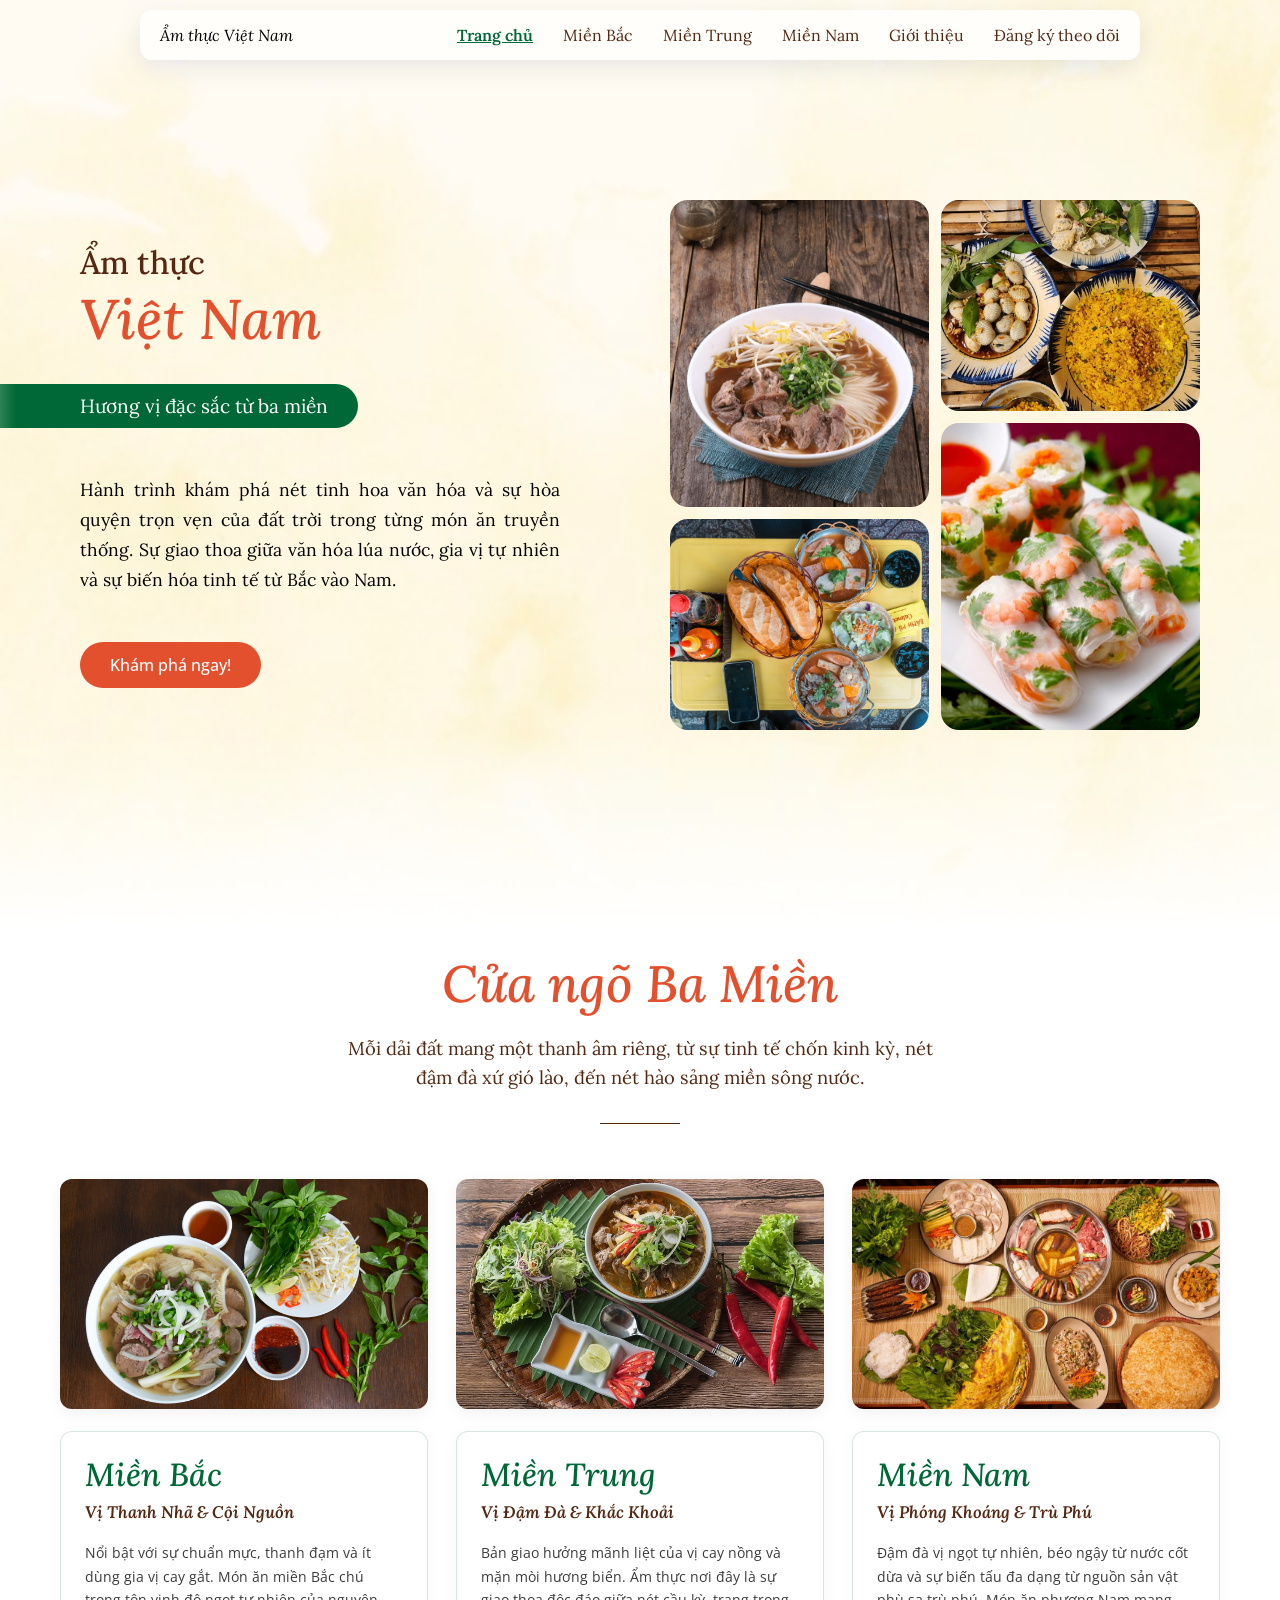
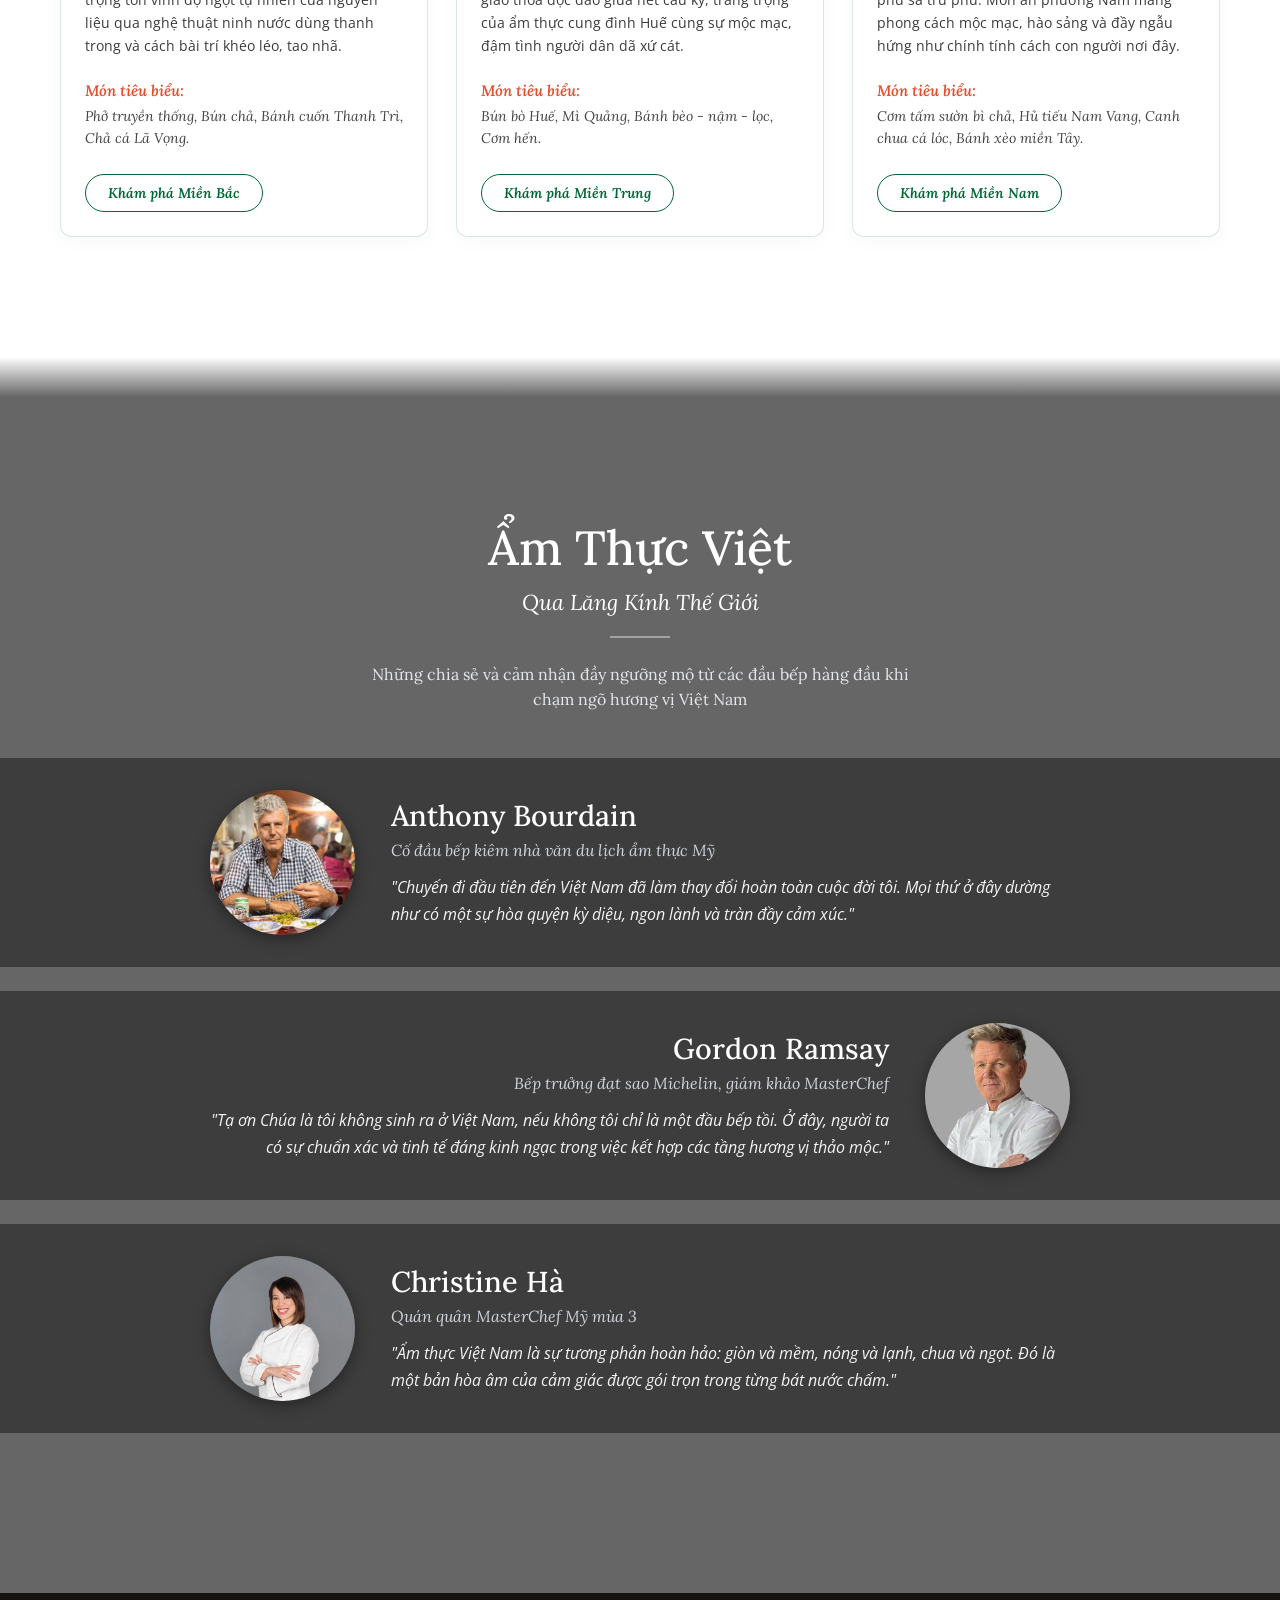
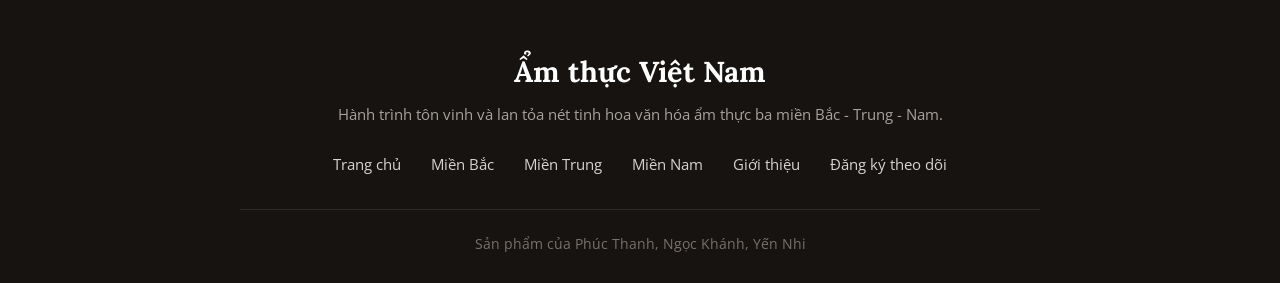
<file: index.html>
<!DOCTYPE html>
<html lang="vi">

<head>
    <meta charset="UTF-8">
    <meta name="viewport" content="width=device-width, initial-scale=1.0">
    <title>Ẩm thực Việt Nam</title>
    <!-- CSS dùng chung (navbar, footer, reset) và CSS riêng cho trang chủ -->
    <link rel="stylesheet" href="./css/common.css">
    <link rel="stylesheet" href="./css/home.css">
</head>

<body>
    <!-- =================================================================
         1. THANH ĐIỀU HƯỚNG (HEADER & NAVBAR)
         ================================================================= -->
        <header class="navbar">
            <!-- Logo thương hiệu, bấm vào để quay về trang chủ -->
            <a href="./index.html" class="logo_link">
                <span class="logo">Ẩm thực Việt Nam</span>
            </a>

                <!-- Danh sách menu liên kết giữa các trang -->
                <nav class="nav_link">
                    <a href="./index.html" class="nav_active">Trang chủ</a>
                    <a href="./bac.html">Miền Bắc</a>
                    <a href="./trung.html">Miền Trung</a>
                    <a href="./nam.html">Miền Nam</a>
                    <a href="./about.html">Giới thiệu</a>
                    <a href="./subscribe.html">Đăng ký theo dõi</a>
                </nav>
    </header>

    <!-- =================================================================
         2. NỘI DUNG CHÍNH CỦA TRANG CHỦ (MAIN CONTENT)
         ================================================================= -->
            <main>
                <!-- Phần mở đầu: Giới thiệu chung và lưới hình ảnh món ăn -->
                <section class="hero_section">
                    <div class="hero_content">
                        <!-- Cột trái: Tiêu đề lớn, slogan và nút kêu gọi hành động -->
                        <div class="hero_left">
                            <p class="sub_vn">Ẩm thực</p>
                            <p class="vn">Việt Nam</p>
                            <p class="hvds">Hương vị đặc sắc từ ba miền</p>
                            <p class="desc">
                                Hành trình khám phá nét tinh hoa văn hóa và sự hòa quyện trọn vẹn của đất trời trong
                                từng món ăn truyền thống.
                                Sự giao thoa giữa văn hóa lúa nước, gia vị tự nhiên và sự biến hóa tinh tế từ Bắc vào
                                Nam.
                            </p>
                            <!-- Nút bấm cuộn nhanh xuống phần Cửa ngõ ba miền -->
                            <a class="explore_now" href="#gateway">Khám phá ngay!</a>
                        </div>

                                <!-- Cột phải: 2 cột chứa lưới 4 ảnh món ăn -->
                                <div class="hero_right">
                                    <div class="img_col">
                                        <img src="./assets/hero_image1.jpg" alt="Món ăn Việt 1">
                                        <img src="./assets/hero_image4.jpg" alt="Món ăn Việt 4">
                                    </div>
                                    <div class="img_col">
                                        <img src="./assets/hero_image2.jpg" alt="Món ăn Việt 2">
                                        <img src="./assets/hero_image3.jpg" alt="Món ăn Việt 3">
                                    </div>
                                </div>
                            </div>

                    <!-- Dải màu trắng chuyển mờ để nối mượt xuống phần nội dung dưới -->
                    <div class="white_gradient" id="gateway"></div>
                </section>

                        <!-- Phần Cửa ngõ Ba Miền: Thẻ giới thiệu tổng quan 3 miền -->
                        <section class="gateway_wrapper">
                            <div class="gateway_section">
                                <h2 class="gateway_title">Cửa ngõ Ba Miền</h2>
                                <p class="gateway_desc">
                                    Mỗi dải đất mang một thanh âm riêng, từ sự tinh tế chốn kinh kỳ, nét<br>
                                    đậm đà xứ gió lào, đến nét hào sảng miền sông nước.
                                </p>
                                <!-- Đường kẻ ngang trang trí -->
                                <div class="gateway_line"></div>

                                    <!-- Danh sách 3 thẻ đại diện cho 3 miền Bắc - Trung - Nam -->
                                    <div class="cards_list">
                                        <!-- Thẻ 1: Miền Bắc -->
                                        <article class="card">
                                            <img class="card_img" src="./assets/card_1.jpg" alt="Ẩm thực Miền Bắc">
                                            <div class="card_body">
                                                <h3 class="card_title">Miền Bắc</h3>
                                                <p class="card_subtitle">Vị Thanh Nhã &amp; Cội Nguồn</p>
                                                <p class="card_desc">
                                                    Nổi bật với sự chuẩn mực, thanh đạm và ít dùng gia vị cay gắt. Món
                                                    ăn miền Bắc chú trọng tôn
                                                    vinh độ ngọt tự nhiên của nguyên liệu qua nghệ thuật ninh nước dùng
                                                    thanh trong và cách bài
                                                    trí khéo léo, tao nhã.
                                                </p>
                                                <p class="specialty_title">Món tiêu biểu:</p>
                                                <p class="specialty_dishes">Phở truyền thống, Bún chả, Bánh cuốn Thanh
                                                    Trì, Chả cá Lã Vọng.</p>
                                                <a href="./bac.html" class="card_btn">Khám phá Miền Bắc</a>
                                            </div>
                                        </article>

                                        <!-- Thẻ 2: Miền Trung -->
                                        <article class="card">
                                            <img class="card_img" src="./assets/card_2.jpg" alt="Ẩm thực Miền Trung">
                                            <div class="card_body">
                                                <h3 class="card_title">Miền Trung</h3>
                                                <p class="card_subtitle">Vị Đậm Đà &amp; Khắc Khoải</p>
                                                <p class="card_desc">
                                                    Bản giao hưởng mãnh liệt của vị cay nồng và mặn mòi hương biển. Ẩm
                                                    thực nơi đây là sự giao
                                                    thoa độc đáo giữa nét cầu kỳ, trang trọng của ẩm thực cung đình Huế
                                                    cùng sự mộc mạc, đậm
                                                    tình người dân dã xứ cát.
                                                </p>
                                                <p class="specialty_title">Món tiêu biểu:</p>
                                                <p class="specialty_dishes">Bún bò Huế, Mì Quảng, Bánh bèo - nậm - lọc,
                                                    Cơm hến.</p>
                                                <a href="./trung.html" class="card_btn">Khám phá Miền Trung</a>
                                            </div>
                                        </article>

                                            <!-- Thẻ 3: Miền Nam -->
                                            <article class="card">
                                                <img class="card_img" src="./assets/card_3.jpg" alt="Ẩm thực Miền Nam">
                                                <div class="card_body">
                                                    <h3 class="card_title">Miền Nam</h3>
                                                    <p class="card_subtitle">Vị Phóng Khoáng &amp; Trù Phú</p>
                                                    <p class="card_desc">
                                                        Đậm đà vị ngọt tự nhiên, béo ngậy từ nước cốt dừa và sự biến tấu
                                                        đa dạng từ nguồn sản vật
                                                        phù sa trù phú. Món ăn phương Nam mang phong cách mộc mạc, hào
                                                        sảng và đầy ngẫu hứng như
                                                        chính tính cách con người nơi đây.
                                                    </p>
                                                    <p class="specialty_title">Món tiêu biểu:</p>
                                                    <p class="specialty_dishes">Cơm tấm sườn bì chả, Hủ tiếu Nam Vang,
                                                        Canh chua cá lóc, Bánh xèo miền Tây.</p>
                                                    <a href="./nam.html" class="card_btn">Khám phá Miền Nam</a>
                                                </div>
                                            </article>
                                        </div>
                                    </div>
                        </section>

                        <!-- Phần Đánh giá: Ẩm Thực Việt Qua Lăng Kính Thế Giới -->
                        <section class="world_section">
                            <div class="white_gradient_flipped"></div>

                            <div class="world_header">
                                <h2 class="world_title">Ẩm Thực Việt</h2>
                                <p class="world_subtitle">Qua Lăng Kính Thế Giới</p>
                                <div class="world_line"></div>
                                <p class="world_desc">
                                    Những chia sẻ và cảm nhận đầy ngưỡng mộ từ các đầu bếp hàng đầu khi chạm ngõ hương
                                    vị Việt Nam
                                </p>
                            </div>

                                <!-- Danh sách nhận xét từ các đầu bếp nổi tiếng -->
                                <div class="chef_list">
                                    <!-- Nhận xét 1: Anthony Bourdain -->
                                    <div class="chef_strip">
                                        <article class="chef_card">
                                            <img class="chef_img" src="./assets/anthony-bourdain.webp"
                                                alt="Anthony Bourdain">
                                            <div class="chef_info">
                                                <h3 class="chef_name">Anthony Bourdain</h3>
                                                <p class="chef_title">Cố đầu bếp kiêm nhà văn du lịch ẩm thực Mỹ</p>
                                                <p class="chef_quote">
                                                    "Chuyến đi đầu tiên đến Việt Nam đã làm thay đổi hoàn toàn cuộc đời
                                                    tôi. Mọi thứ ở đây dường
                                                    như có một sự hòa quyện kỳ diệu, ngon lành và tràn đầy cảm xúc."
                                                </p>
                                            </div>
                                        </article>
                                    </div>

                                        <!-- Nhận xét 2: Gordon Ramsay (đảo chiều hiển thị bằng class reverse) -->
                                        <div class="chef_strip">
                                            <article class="chef_card reverse">
                                                <img class="chef_img" src="./assets/Gordon_Ramsay.jpg"
                                                    alt="Gordon Ramsay">
                                                <div class="chef_info">
                                                    <h3 class="chef_name">Gordon Ramsay</h3>
                                                    <p class="chef_title">Bếp trưởng đạt sao Michelin, giám khảo
                                                        MasterChef</p>
                                                    <p class="chef_quote">
                                                        "Tạ ơn Chúa là tôi không sinh ra ở Việt Nam, nếu không tôi chỉ
                                                        là một đầu bếp tồi. Ở đây,
                                                        người ta có sự chuẩn xác và tinh tế đáng kinh ngạc trong việc
                                                        kết hợp các tầng hương vị thảo mộc."
                                                    </p>
                                                </div>
                                            </article>
                                        </div>

                                            <!-- Nhận xét 3: Christine Hà -->
                                            <div class="chef_strip">
                                                <article class="chef_card">
                                                    <img class="chef_img" src="./assets/Christine_Ha.jpg"
                                                        alt="Christine Hà">
                                                    <div class="chef_info">
                                                        <h3 class="chef_name">Christine Hà</h3>
                                                        <p class="chef_title">Quán quân MasterChef Mỹ mùa 3</p>
                                                        <p class="chef_quote">
                                                            "Ẩm thực Việt Nam là sự tương phản hoàn hảo: giòn và mềm,
                                                            nóng và lạnh, chua và ngọt. Đó là
                                                            một bản hòa âm của cảm giác được gói trọn trong từng bát
                                                            nước chấm."
                                                        </p>
                                                    </div>
                                                </article>
                                            </div>
                                        </div>
                                        </section>
            </main>

    <!-- =================================================================
         3. CHÂN TRANG (FOOTER)
         ================================================================= -->
        <footer class="footer">
            <div class="footer_content">
                <h3 class="footer_logo">Ẩm thực Việt Nam</h3>
                <p class="footer_desc">Hành trình tôn vinh và lan tỏa nét tinh hoa văn hóa ẩm thực ba miền Bắc - Trung -
                    Nam.</p>
                <div class="footer_links">
                    <a href="./index.html">Trang chủ</a>
                    <a href="./bac.html">Miền Bắc</a>
                    <a href="./trung.html">Miền Trung</a>
                    <a href="./nam.html">Miền Nam</a>
                    <a href="./about.html">Giới thiệu</a>
                    <a href="./subscribe.html">Đăng ký theo dõi</a>
                </div>
                <div class="footer_divider"></div>
                <p class="footer_copy">Sản phẩm của Phúc Thanh, Ngọc Khánh, Yến Nhi</p>
            </div>
    </footer>
</body>

</html>
</file>
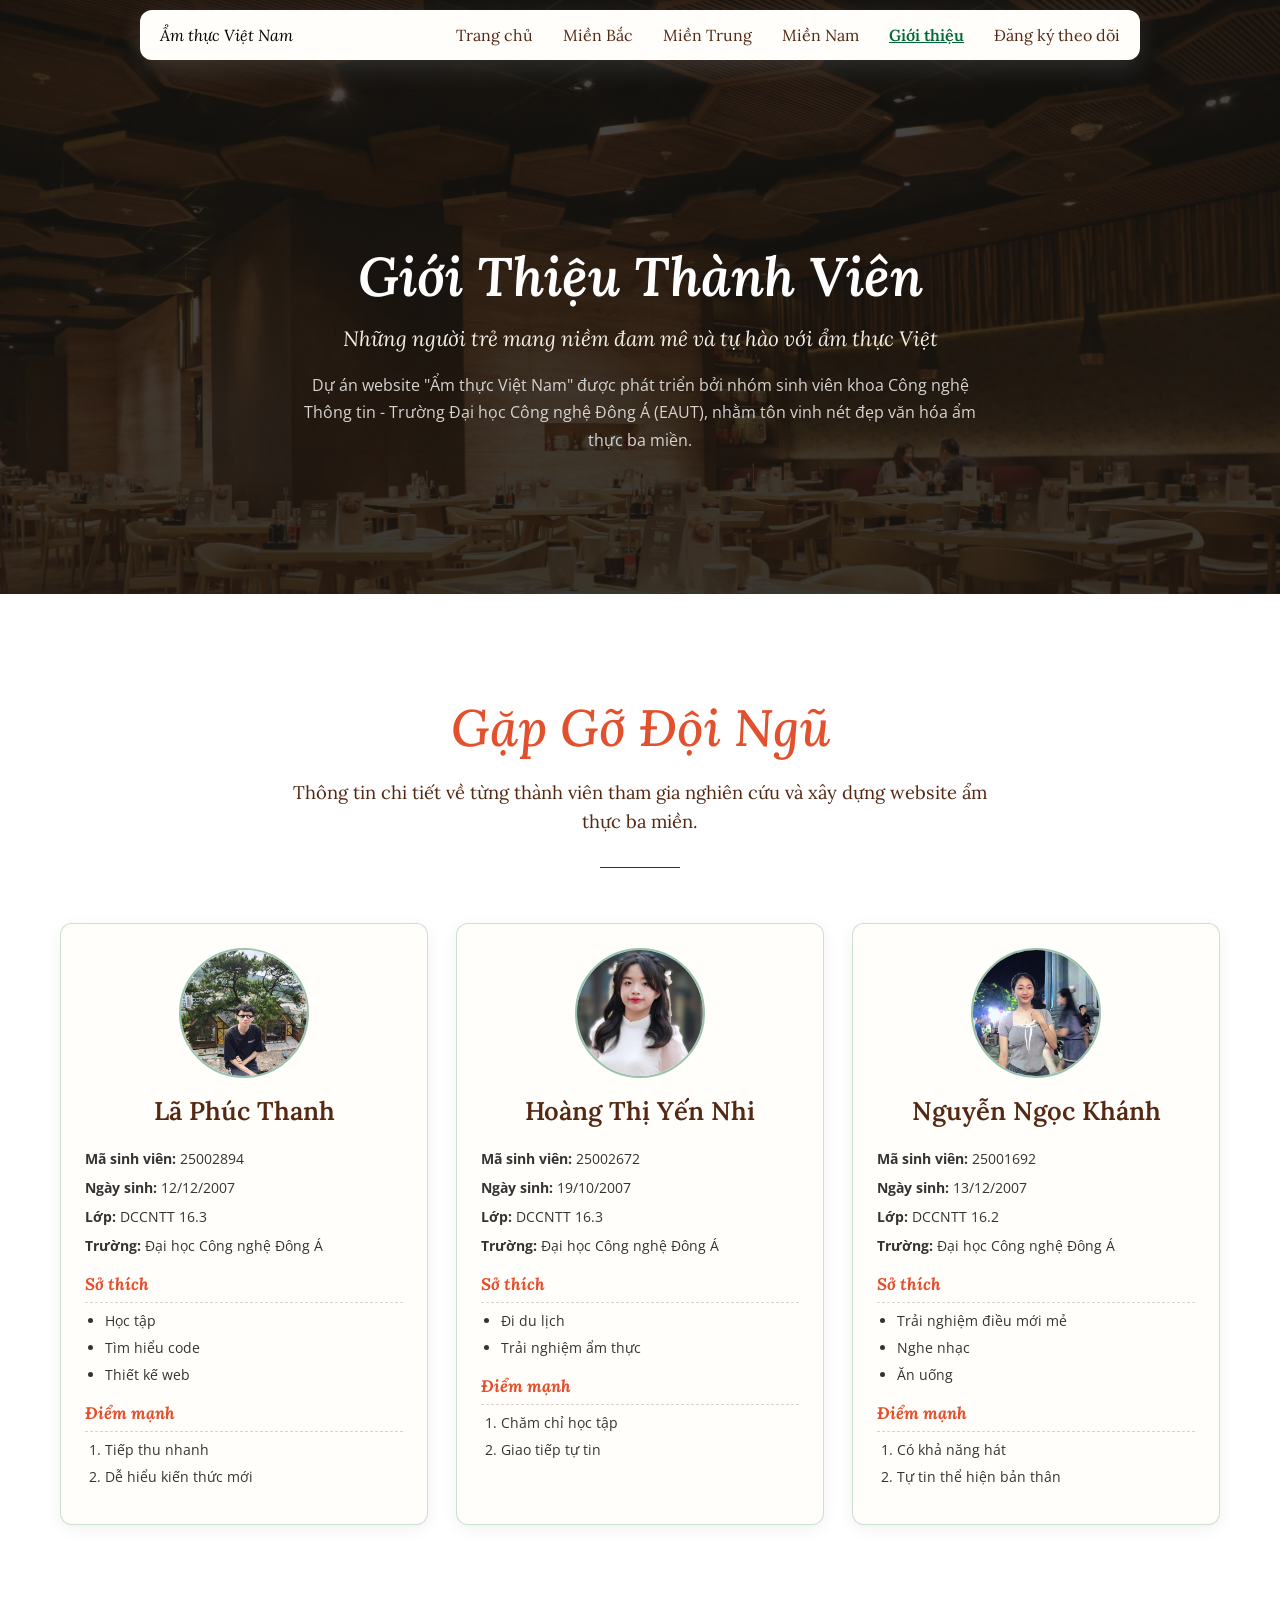
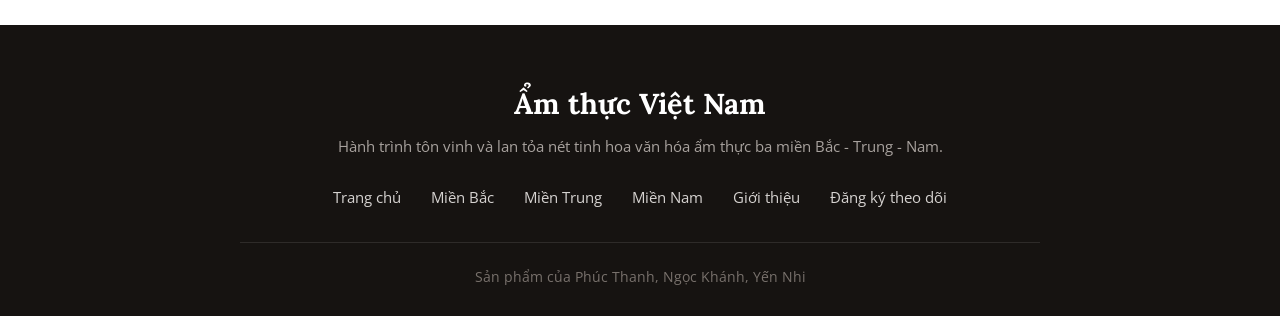
<file: about.html>
<!DOCTYPE html>
<html lang="vi">

<head>
    <meta charset="UTF-8">
    <meta name="viewport" content="width=device-width, initial-scale=1.0">
    <title>Giới thiệu thành viên - Ẩm thực Việt Nam</title>
    <!-- CSS dùng chung (navbar, footer, reset) và CSS riêng cho trang giới thiệu -->
    <link rel="stylesheet" href="./css/common.css">
    <link rel="stylesheet" href="./css/about.css">
</head>

<body>
    <!-- =================================================================
         1. THANH ĐIỀU HƯỚNG (HEADER & NAVBAR)
         ================================================================= -->
    <header class="navbar">
        <a href="./index.html" class="logo_link">
            <span class="logo">Ẩm thực Việt Nam</span>
        </a>

        <nav class="nav_link">
            <a href="./index.html">Trang chủ</a>
            <a href="./bac.html">Miền Bắc</a>
            <a href="./trung.html">Miền Trung</a>
            <a href="./nam.html">Miền Nam</a>
            <a href="./about.html" class="nav_active">Giới thiệu</a>
            <a href="./subscribe.html">Đăng ký theo dõi</a>
        </nav>
    </header>

    <!-- =================================================================
         2. NỘI DUNG CHÍNH (MAIN CONTENT)
         ================================================================= -->
    <main>
        <!-- Phần biểu ngữ đầu trang (Hero Banner) -->
        <section class="about_hero">
            <div class="about_hero_content">
                <h1 class="about_hero_title">Giới Thiệu Thành Viên</h1>
                <p class="about_hero_subtitle">Những người trẻ mang niềm đam mê và tự hào với ẩm thực Việt</p>
                <p class="about_hero_desc">
                    Dự án website "Ẩm thực Việt Nam" được phát triển bởi nhóm sinh viên khoa Công nghệ Thông tin -
                    Trường
                    Đại học Công nghệ Đông Á (EAUT), nhằm tôn vinh nét đẹp văn hóa ẩm thực ba miền.
                </p>
            </div>
        </section>

        <!-- Phần danh sách thẻ thành viên nhóm (Team Members) -->
        <section class="team_wrapper">
            <div class="team_section">
                <!-- Tiêu đề và mô tả phần giới thiệu nhóm -->
                <h2 class="gateway_title">Gặp Gỡ Đội Ngũ</h2>
                <p class="gateway_desc">
                    Thông tin chi tiết về từng thành viên tham gia nghiên cứu và xây dựng website ẩm thực ba
                    miền.
                </p>
                <div class="gateway_line"></div>

                <!-- Lưới hiển thị các thẻ thành viên -->
                <div class="members_grid">

                    <!-- Thẻ Thành viên 1: Lã Phúc Thanh -->
                    <article class="member_card">
                        <img class="member_avatar" src="./assets/members/thanh.jpg" alt="Lã Phúc Thanh">
                        <h3 class="member_name">Lã Phúc Thanh</h3>

                        <div class="member_info">
                            <p><strong>Mã sinh viên:</strong> 25002894</p>
                            <p><strong>Ngày sinh:</strong> 12/12/2007</p>
                            <p><strong>Lớp:</strong> DCCNTT 16.3</p>
                            <p><strong>Trường:</strong> Đại học Công nghệ Đông Á</p>

                            <!-- Danh sách sở thích (thẻ ul) -->
                            <h4>Sở thích</h4>
                            <ul>
                                <li>Học tập</li>
                                <li>Tìm hiểu code</li>
                                <li>Thiết kế web</li>
                            </ul>

                            <!-- Danh sách điểm mạnh (thẻ ol) -->
                            <h4>Điểm mạnh</h4>
                            <ol>
                                <li>Tiếp thu nhanh</li>
                                <li>Dễ hiểu kiến thức mới</li>
                            </ol>
                        </div>
                    </article>

                    <!-- Thẻ Thành viên 2: Hoàng Thị Yến Nhi -->
                    <article class="member_card">
                        <img class="member_avatar" src="./assets/members/nhi.jpg" alt="Hoàng Thị Yến Nhi">
                        <h3 class="member_name">Hoàng Thị Yến Nhi</h3>

                        <div class="member_info">
                            <p><strong>Mã sinh viên:</strong> 25002672</p>
                            <p><strong>Ngày sinh:</strong> 19/10/2007</p>
                            <p><strong>Lớp:</strong> DCCNTT 16.3</p>
                            <p><strong>Trường:</strong> Đại học Công nghệ Đông Á</p>

                            <h4>Sở thích</h4>
                            <ul>
                                <li>Đi du lịch</li>
                                <li>Trải nghiệm ẩm thực</li>
                            </ul>

                            <h4>Điểm mạnh</h4>
                            <ol>
                                <li>Chăm chỉ học tập</li>
                                <li>Giao tiếp tự tin</li>
                            </ol>
                        </div>
                    </article>

                    <!-- Thẻ Thành viên 3: Nguyễn Ngọc Khánh -->
                    <article class="member_card">
                        <img class="member_avatar" src="./assets/members/Khanh.jpg" alt="Nguyễn Ngọc Khánh">
                        <h3 class="member_name">Nguyễn Ngọc Khánh</h3>

                        <div class="member_info">
                            <p><strong>Mã sinh viên:</strong> 25001692</p>
                            <p><strong>Ngày sinh:</strong> 13/12/2007</p>
                            <p><strong>Lớp:</strong> DCCNTT 16.2</p>
                            <p><strong>Trường:</strong> Đại học Công nghệ Đông Á</p>

                            <h4>Sở thích</h4>
                            <ul>
                                <li>Trải nghiệm điều mới mẻ</li>
                                <li>Nghe nhạc</li>
                                <li>Ăn uống</li>
                            </ul>

                            <h4>Điểm mạnh</h4>
                            <ol>
                                <li>Có khả năng hát</li>
                                <li>Tự tin thể hiện bản thân</li>
                            </ol>
                        </div>
                    </article>

                </div>
            </div>
        </section>
    </main>

    <!-- =================================================================
         3. CHÂN TRANG (FOOTER)
         ================================================================= -->
    <footer class="footer">
        <div class="footer_content">
            <h3 class="footer_logo">Ẩm thực Việt Nam</h3>
            <p class="footer_desc">Hành trình tôn vinh và lan tỏa nét tinh hoa văn hóa ẩm thực ba miền Bắc - Trung -
                Nam.</p>
            <div class="footer_links">
                <a href="./index.html">Trang chủ</a>
                <a href="./bac.html">Miền Bắc</a>
                <a href="./trung.html">Miền Trung</a>
                <a href="./nam.html">Miền Nam</a>
                <a href="./about.html">Giới thiệu</a>
                <a href="./subscribe.html">Đăng ký theo dõi</a>
            </div>
            <div class="footer_divider"></div>
            <p class="footer_copy">Sản phẩm của Phúc Thanh, Ngọc Khánh, Yến Nhi</p>
        </div>
    </footer>
</body>

</html>
</file>
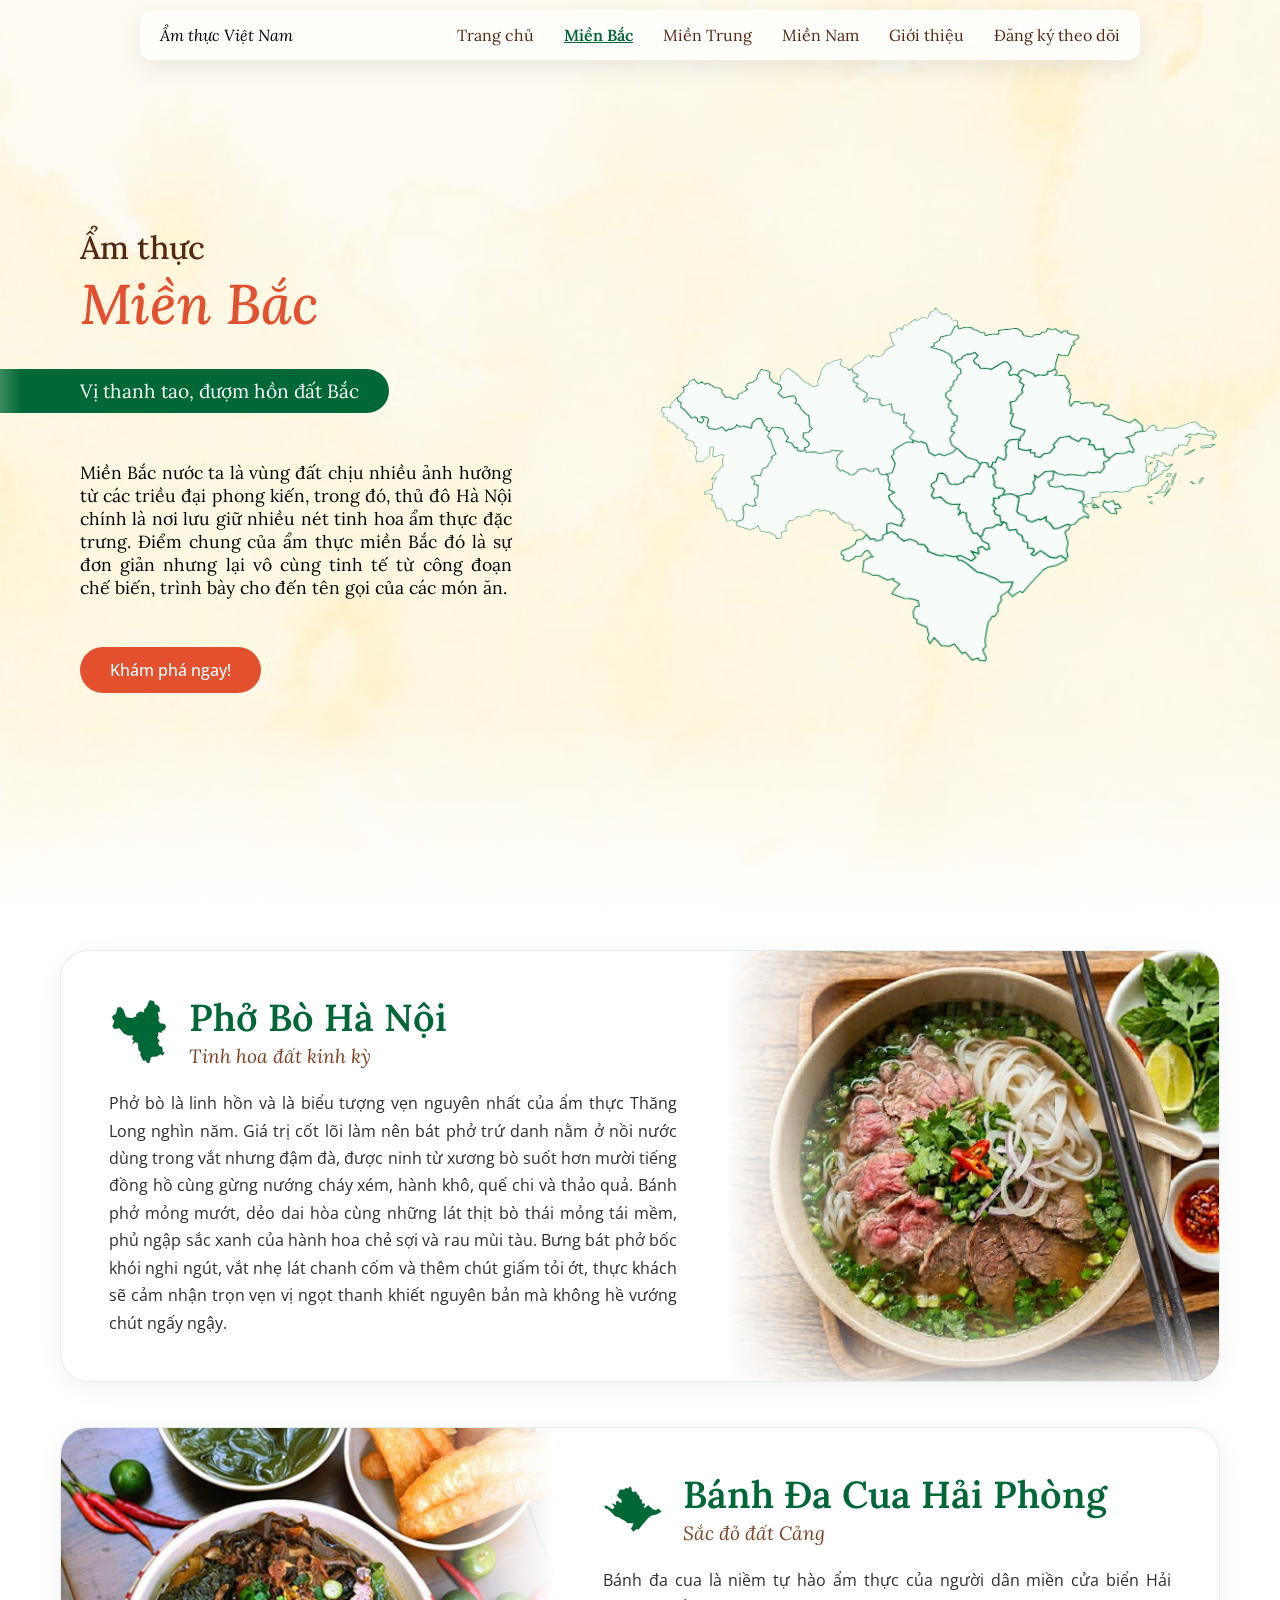
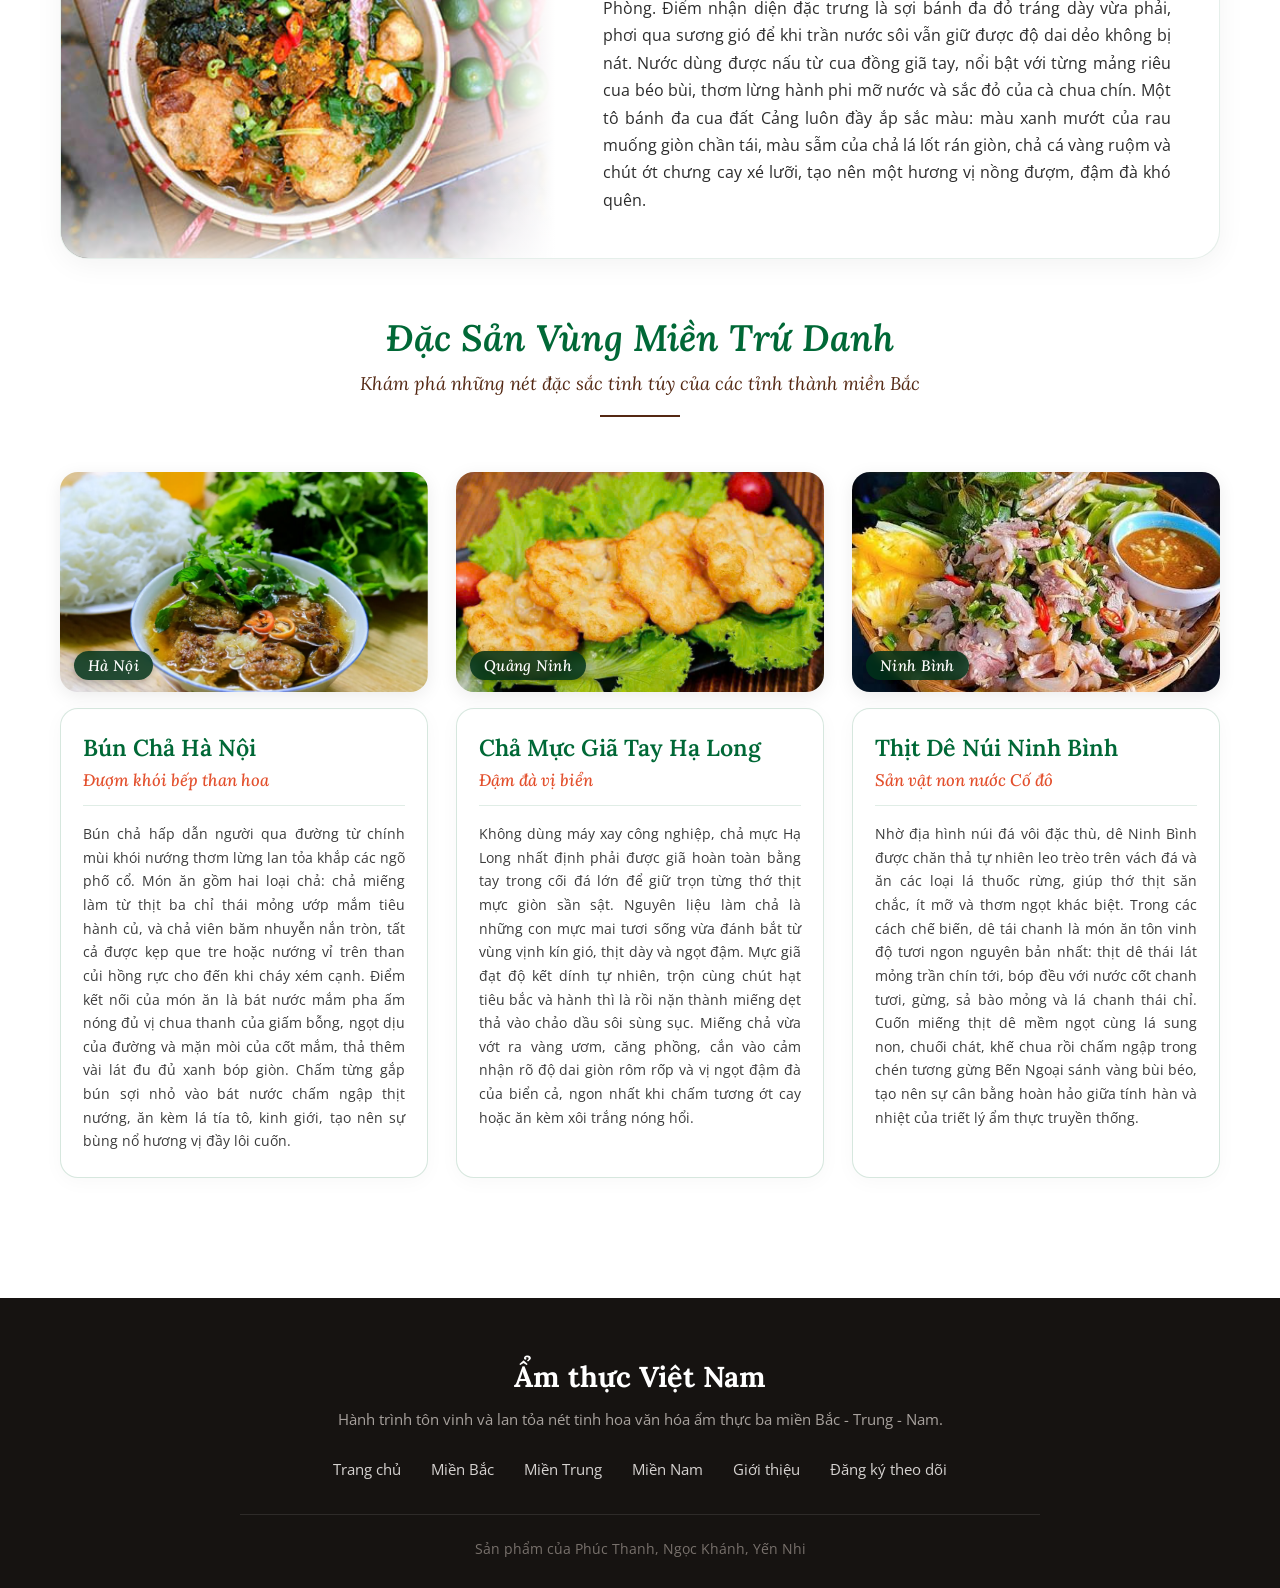
<file: bac.html>
<!DOCTYPE html>
<html lang="vi">

<head>
    <meta charset="UTF-8">
    <meta name="viewport" content="width=device-width, initial-scale=1.0">
    <title>Ẩm thực Miền Bắc - Tinh hoa ẩm thực Việt Nam</title>
    <!-- CSS dùng chung (navbar, footer, reset) và CSS riêng cho trang vùng miền -->
    <link rel="stylesheet" href="./css/common.css">
    <link rel="stylesheet" href="./css/bac.css">
</head>

<body>
    <!-- =================================================================
         1. THANH ĐIỀU HƯỚNG (HEADER & NAVBAR)
         ================================================================= -->
    <header class="navbar">
        <a href="./index.html" class="logo_link">
            <span class="logo">Ẩm thực Việt Nam</span>
        </a>

        <nav class="nav_link">
            <a href="./index.html">Trang chủ</a>
            <a href="./bac.html" class="nav_active">Miền Bắc</a>
            <a href="./trung.html">Miền Trung</a>
            <a href="./nam.html">Miền Nam</a>
            <a href="./about.html">Giới thiệu</a>
            <a href="./subscribe.html">Đăng ký theo dõi</a>
        </nav>
    </header>

    <!-- =================================================================
         2. NỘI DUNG CHÍNH (MAIN CONTENT)
         ================================================================= -->
    <main>
        <!-- Phần mở đầu: Giới thiệu miền Bắc và bản đồ tương tác -->
        <section class="hero_section">
            <div class="hero_content">
                <!-- Cột trái: Tiêu đề và mô tả ẩm thực Bắc Bộ -->
                <div class="hero_left">
                    <p class="sub_vn">Ẩm thực</p>
                    <p class="vn">Miền Bắc</p>
                    <p class="hvds">Vị thanh tao, đượm hồn đất Bắc</p>
                    <p class="desc">
                        Miền Bắc nước ta là vùng đất chịu nhiều ảnh hưởng từ các triều đại phong kiến,
                        trong
                        đó, thủ đô Hà Nội chính là nơi lưu giữ nhiều nét tinh hoa ẩm thực đặc trưng.
                        Điểm
                        chung của ẩm thực miền Bắc đó là sự đơn giản nhưng lại vô cùng tinh tế từ công
                        đoạn
                        chế biến, trình bày cho đến tên gọi của các món ăn.
                    </p>
                    <a class="explore_now" href="#specialties">Khám phá ngay!</a>
                </div>

                <!-- Cột phải: Bản đồ SVG miền Bắc 3D -->
                <div class="hero_right">
                    <div class="map_wrapper">
                        <object type="image/svg+xml" data="./assets/map-north.svg" class="hero_map"
                            style="aspect-ratio: 288 / 232;" aria-label="Bản đồ Ẩm thực Miền Bắc">
                        </object>
                    </div>
                </div>
            </div>

            <!-- Dải màu trắng chuyển mờ để nối mượt xuống phần nội dung dưới -->
            <div class="white_gradient" id="specialties"></div>
        </section>

        <!-- Danh sách đặc sản ẩm thực miền Bắc -->
        <section class="specialties_wrapper">
            <div class="specialties_container">

                <!-- ---------------------------------------------------------
                     PHẦN 1: Món ăn tiêu biểu dạng thẻ ngang lớn
                     --------------------------------------------------------- -->

                <!-- Món 1: Phở Bò Hà Nội (Chữ bên trái, Ảnh bên phải) -->
                <article class="dish_featured_card">
                    <div class="dish_text_col">
                        <div class="dish_header_group">
                            <img src="./assets/bac/map-hanoi.svg" alt="Bản đồ Hà Nội" class="hanoi_map_inline">
                            <div class="dish_title_group">
                                <h2 class="dish_title">Phở Bò Hà Nội</h2>
                                <p class="dish_subtitle">Tinh hoa đất kinh kỳ</p>
                            </div>
                        </div>
                        <p class="dish_desc">
                            Phở bò là linh hồn và là biểu tượng vẹn nguyên nhất của ẩm thực Thăng Long nghìn năm. Giá
                            trị cốt lõi làm nên bát phở trứ danh nằm ở nồi nước dùng trong vắt nhưng đậm đà, được ninh
                            từ xương bò suốt hơn mười tiếng đồng hồ cùng gừng nướng cháy xém, hành khô, quế chi và thảo
                            quả. Bánh phở mỏng mướt, dẻo dai hòa cùng những lát thịt bò thái mỏng tái mềm, phủ ngập sắc
                            xanh của hành hoa chẻ sợi và rau mùi tàu. Bưng bát phở bốc khói nghi ngút, vắt nhẹ lát chanh
                            cốm và thêm chút giấm tỏi ớt, thực khách sẽ cảm nhận trọn vẹn vị ngọt thanh khiết nguyên bản
                            mà không hề vướng chút ngấy ngậy.
                        </p>
                    </div>
                    <div class="dish_image_col fade_left">
                        <img src="./assets/bac/phobos.jpg" alt="Phở Bò Hà Nội">
                    </div>
                </article>

                <!-- Món 2: Bánh Đa Cua Hải Phòng (Ảnh bên trái, Chữ bên phải) -->
                <article class="dish_featured_card reverse">
                    <div class="dish_text_col">
                        <div class="dish_header_group">
                            <img src="./assets/bac/map-haiphong.svg" alt="Bản đồ Hải Phòng" class="hanoi_map_inline">
                            <div class="dish_title_group">
                                <h2 class="dish_title">Bánh Đa Cua Hải Phòng</h2>
                                <p class="dish_subtitle">Sắc đỏ đất Cảng</p>
                            </div>
                        </div>
                        <p class="dish_desc">
                            Bánh đa cua là niềm tự hào ẩm thực của người dân miền cửa biển Hải Phòng. Điểm nhận diện đặc
                            trưng là sợi bánh đa đỏ tráng dày vừa phải, phơi qua sương gió để khi trần nước sôi vẫn giữ
                            được độ dai dẻo không bị nát. Nước dùng được nấu từ cua đồng giã tay, nổi bật với từng mảng
                            riêu cua béo bùi, thơm lừng hành phi mỡ nước và sắc đỏ của cà chua chín. Một tô bánh đa cua
                            đất Cảng luôn đầy ắp sắc màu: màu xanh mướt của rau muống giòn chần tái, màu sẫm của chả lá
                            lốt rán giòn, chả cá vàng ruộm và chút ớt chưng cay xé lưỡi, tạo nên một hương vị nồng đượm,
                            đậm đà khó quên.
                        </p>
                    </div>
                    <div class="dish_image_col fade_right">
                        <img src="./assets/bac/banh-da-cua.jpg" alt="Bánh Đa Cua Hải Phòng">
                    </div>
                </article>

                <!-- ---------------------------------------------------------
                     PHẦN 2: Lưới 3 cột giới thiệu đặc sản các tỉnh
                     --------------------------------------------------------- -->
                <div class="specialties_grid_header">
                    <h2 class="specialties_grid_title">Đặc Sản Vùng Miền Trứ Danh</h2>
                    <p class="specialties_grid_subtitle">Khám phá những nét đặc sắc tinh túy của các tỉnh thành miền Bắc
                    </p>
                    <div class="gateway_line"></div>
                </div>

                <div class="specialties_triplet_grid">
                    <!-- Cột 1: Bún Chả Hà Nội -->
                    <article class="triplet_column">
                        <div class="triplet_img_box">
                            <img src="./assets/bac/buncha.webp" alt="Bún Chả Hà Nội">
                            <span class="triplet_province_tag">Hà Nội</span>
                        </div>
                        <div class="triplet_content_box">
                            <h3 class="triplet_dish_title">Bún Chả Hà Nội</h3>
                            <p class="triplet_dish_subtitle">Đượm khói bếp than hoa</p>
                            <div class="triplet_divider"></div>
                            <p class="triplet_desc">
                                Bún chả hấp dẫn người qua đường từ chính mùi khói nướng thơm lừng lan tỏa khắp các
                                ngõ
                                phố cổ. Món ăn gồm hai loại chả: chả miếng làm từ thịt ba chỉ thái mỏng ướp mắm tiêu
                                hành củ, và chả viên băm nhuyễn nắn tròn, tất cả được kẹp que tre hoặc nướng vỉ trên
                                than củi hồng rực cho đến khi cháy xém cạnh. Điểm kết nối của món ăn là bát nước mắm
                                pha
                                ấm nóng đủ vị chua thanh của giấm bỗng, ngọt dịu của đường và mặn mòi của cốt mắm,
                                thả
                                thêm vài lát đu đủ xanh bóp giòn. Chấm từng gắp bún sợi nhỏ vào bát nước chấm ngập
                                thịt
                                nướng, ăn kèm lá tía tô, kinh giới, tạo nên sự bùng nổ hương vị đầy lôi cuốn.
                            </p>
                        </div>
                    </article>

                    <!-- Cột 2: Chả Mực Giã Tay Hạ Long -->
                    <article class="triplet_column">
                        <div class="triplet_img_box">
                            <img src="./assets/bac/chamuc.jpg" alt="Chả Mực Giã Tay Hạ Long">
                            <span class="triplet_province_tag">Quảng Ninh</span>
                        </div>
                        <div class="triplet_content_box">
                            <h3 class="triplet_dish_title">Chả Mực Giã Tay Hạ Long</h3>
                            <p class="triplet_dish_subtitle">Đậm đà vị biển</p>
                            <div class="triplet_divider"></div>
                            <p class="triplet_desc">
                                Không dùng máy xay công nghiệp, chả mực Hạ Long nhất định phải được giã hoàn toàn
                                bằng
                                tay trong cối đá lớn để giữ trọn từng thớ thịt mực giòn sần sật. Nguyên liệu làm chả
                                là
                                những con mực mai tươi sống vừa đánh bắt từ vùng vịnh kín gió, thịt dày và ngọt đậm.
                                Mực
                                giã đạt độ kết dính tự nhiên, trộn cùng chút hạt tiêu bắc và hành thì là rồi nặn
                                thành
                                miếng dẹt thả vào chảo dầu sôi sùng sục. Miếng chả vừa vớt ra vàng ươm, căng phồng,
                                cắn
                                vào cảm nhận rõ độ dai giòn rôm rốp và vị ngọt đậm đà của biển cả, ngon nhất khi
                                chấm
                                tương ớt cay hoặc ăn kèm xôi trắng nóng hổi.
                            </p>
                        </div>
                    </article>

                    <!-- Cột 3: Thịt Dê Núi Ninh Bình -->
                    <article class="triplet_column">
                        <div class="triplet_img_box">
                            <img src="./assets/bac/thitde.jpg" alt="Thịt Dê Núi Ninh Bình">
                            <span class="triplet_province_tag">Ninh Bình</span>
                        </div>
                        <div class="triplet_content_box">
                            <h3 class="triplet_dish_title">Thịt Dê Núi Ninh Bình</h3>
                            <p class="triplet_dish_subtitle">Sản vật non nước Cố đô</p>
                            <div class="triplet_divider"></div>
                            <p class="triplet_desc">
                                Nhờ địa hình núi đá vôi đặc thù, dê Ninh Bình được chăn thả tự nhiên leo trèo trên
                                vách
                                đá và ăn các loại lá thuốc rừng, giúp thớ thịt săn chắc, ít mỡ và thơm ngọt khác
                                biệt.
                                Trong các cách chế biến, dê tái chanh là món ăn tôn vinh độ tươi ngon nguyên bản
                                nhất:
                                thịt dê thái lát mỏng trần chín tới, bóp đều với nước cốt chanh tươi, gừng, sả bào
                                mỏng
                                và lá chanh thái chỉ. Cuốn miếng thịt dê mềm ngọt cùng lá sung non, chuối chát, khế
                                chua
                                rồi chấm ngập trong chén tương gừng Bến Ngoại sánh vàng bùi béo, tạo nên sự cân bằng
                                hoàn hảo giữa tính hàn và nhiệt của triết lý ẩm thực truyền thống.
                            </p>
                        </div>
                    </article>
                </div>
            </div>
        </section>
    </main>

    <!-- =================================================================
         3. CHÂN TRANG (FOOTER)
         ================================================================= -->
    <footer class="footer">
        <div class="footer_content">
            <h3 class="footer_logo">Ẩm thực Việt Nam</h3>
            <p class="footer_desc">Hành trình tôn vinh và lan tỏa nét tinh hoa văn hóa ẩm thực ba miền Bắc - Trung -
                Nam.</p>
            <div class="footer_links">
                <a href="./index.html">Trang chủ</a>
                <a href="./bac.html">Miền Bắc</a>
                <a href="./trung.html">Miền Trung</a>
                <a href="./nam.html">Miền Nam</a>
                <a href="./about.html">Giới thiệu</a>
                <a href="./subscribe.html">Đăng ký theo dõi</a>
            </div>
            <div class="footer_divider"></div>
            <p class="footer_copy">Sản phẩm của Phúc Thanh, Ngọc Khánh, Yến Nhi</p>
        </div>
    </footer>
</body>

</html>
</file>
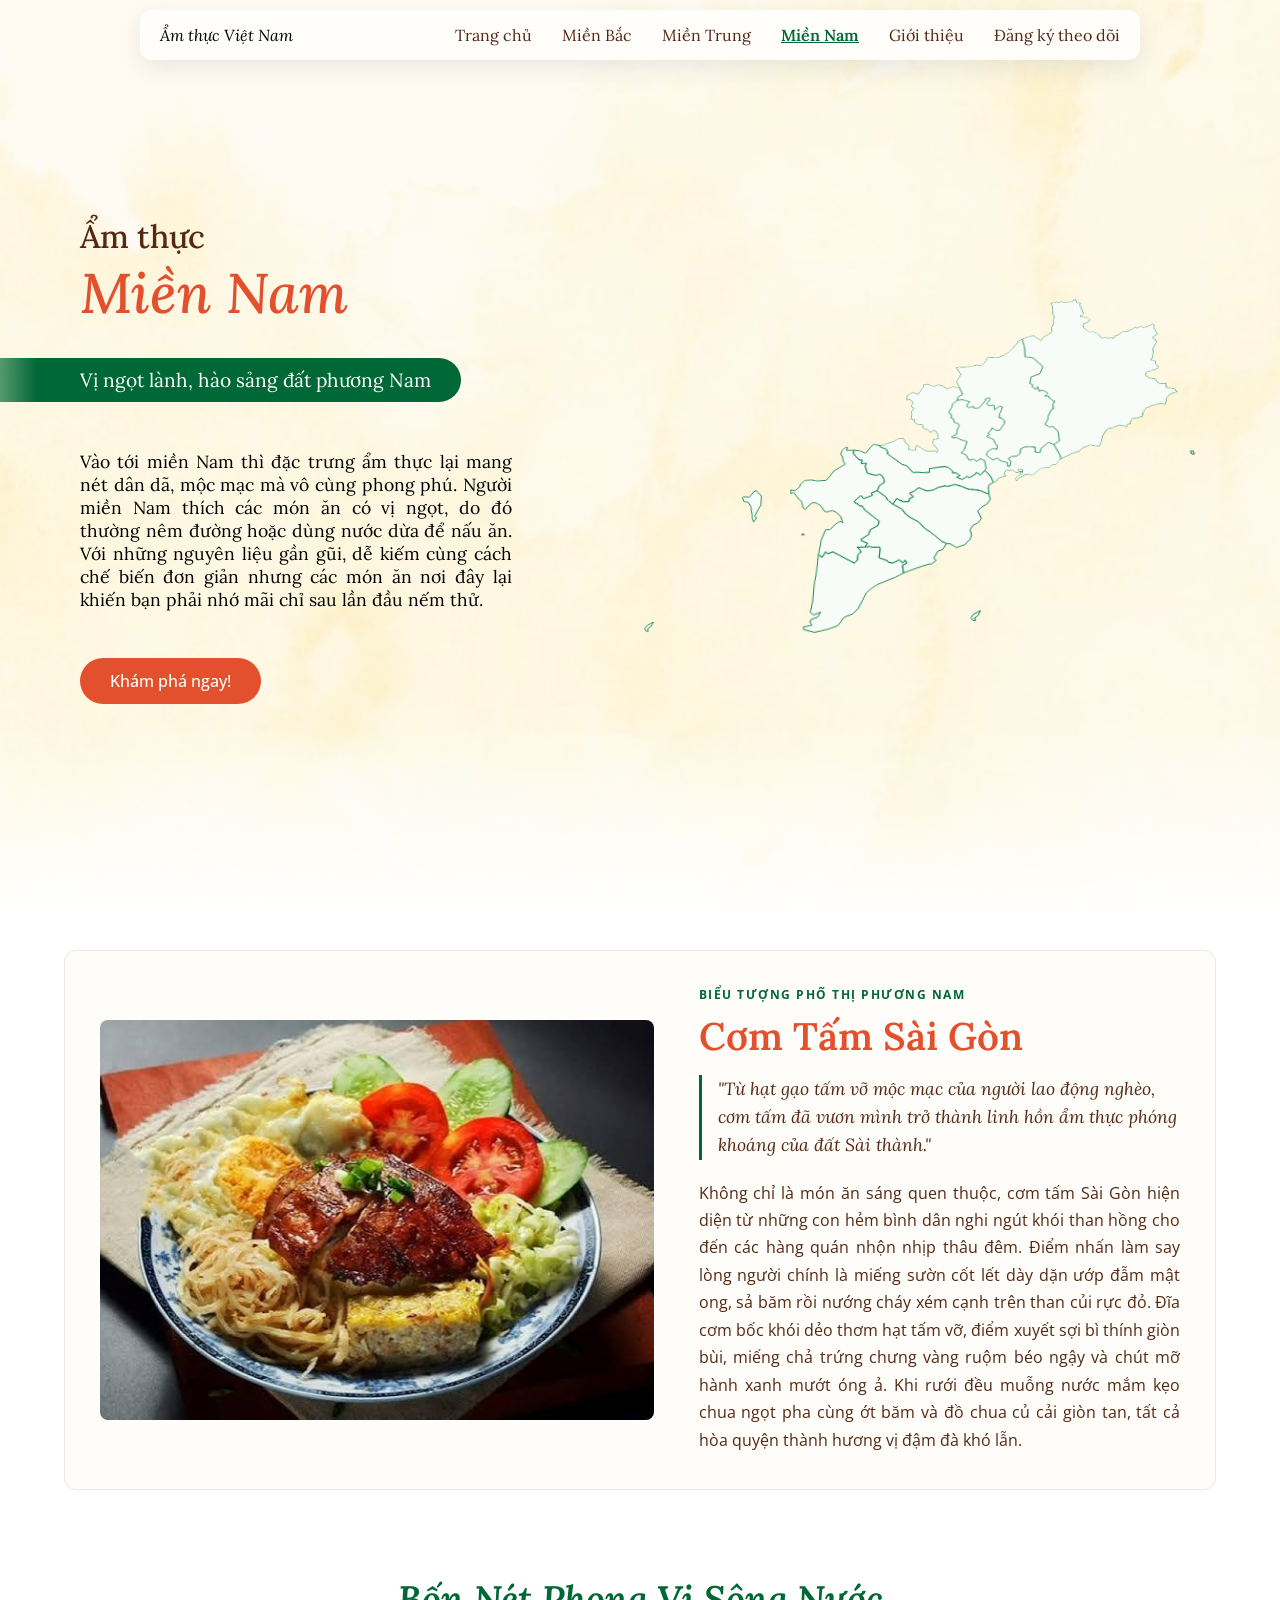
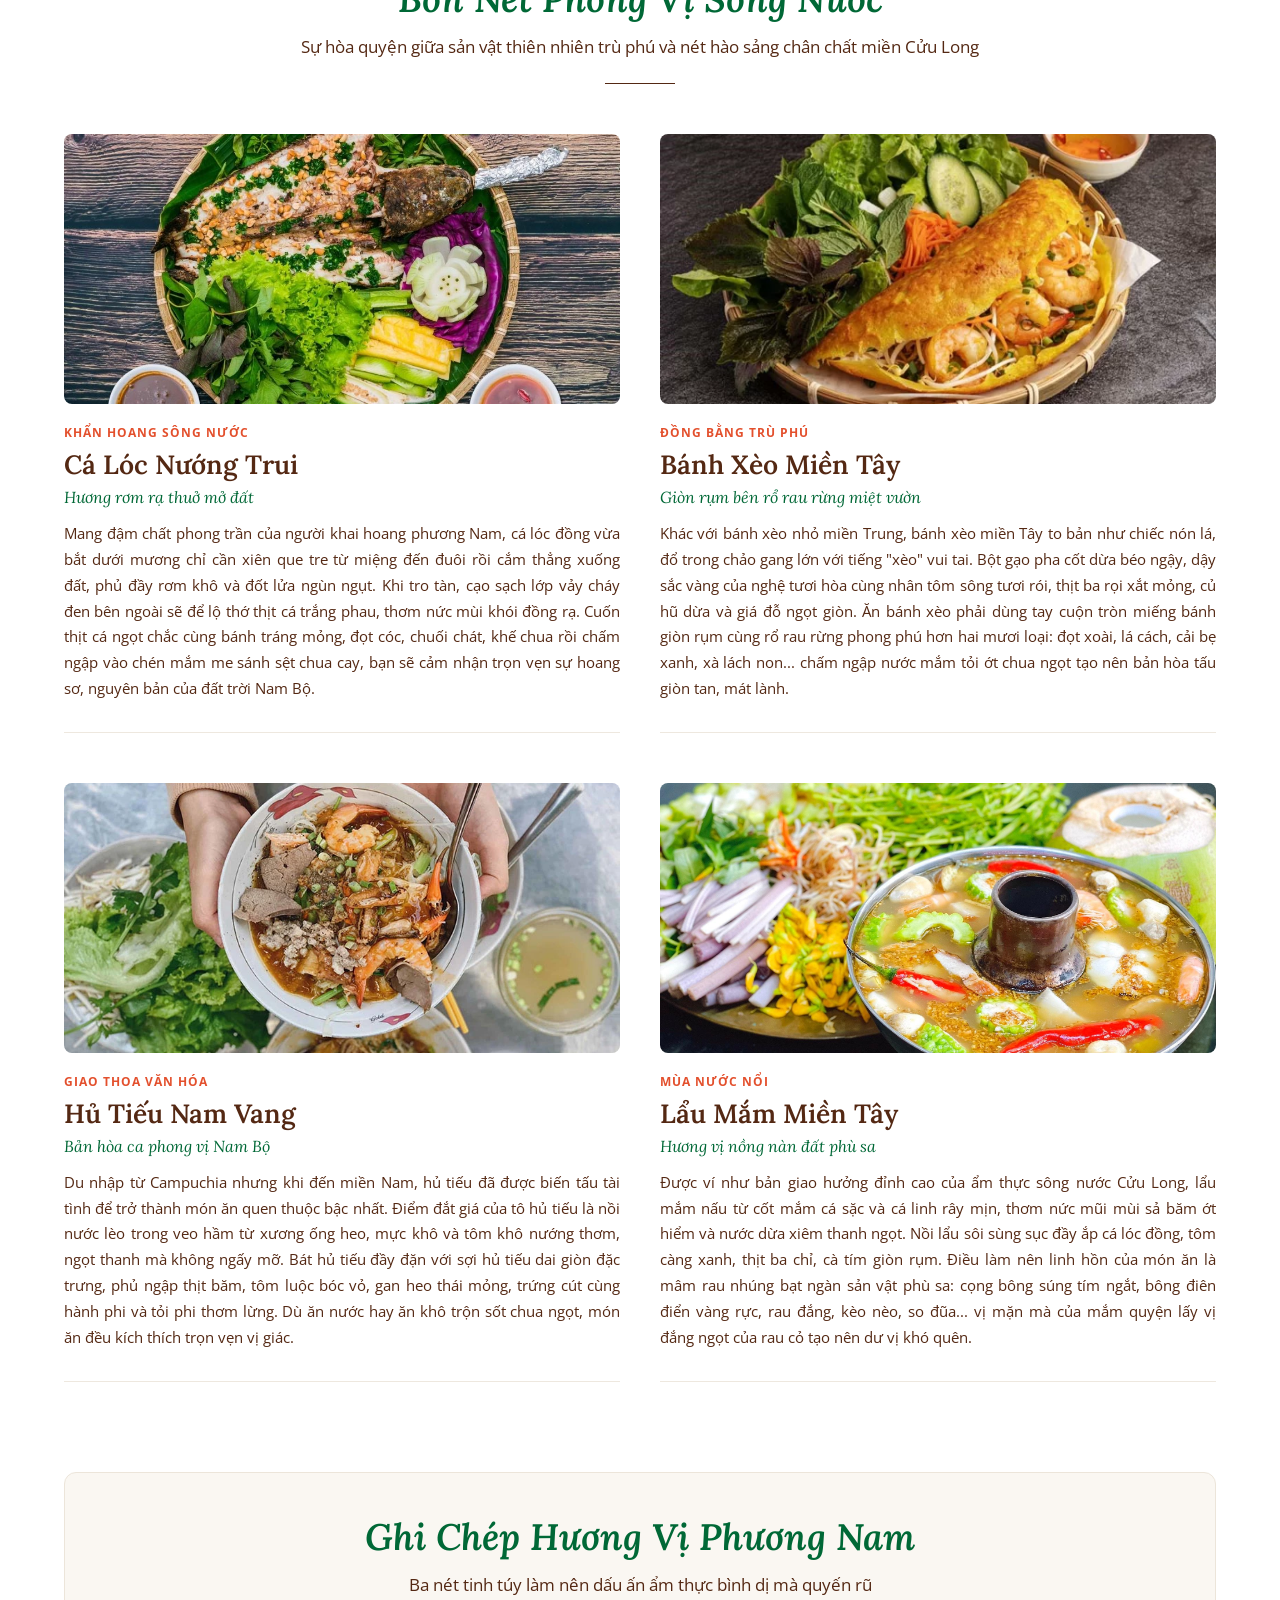
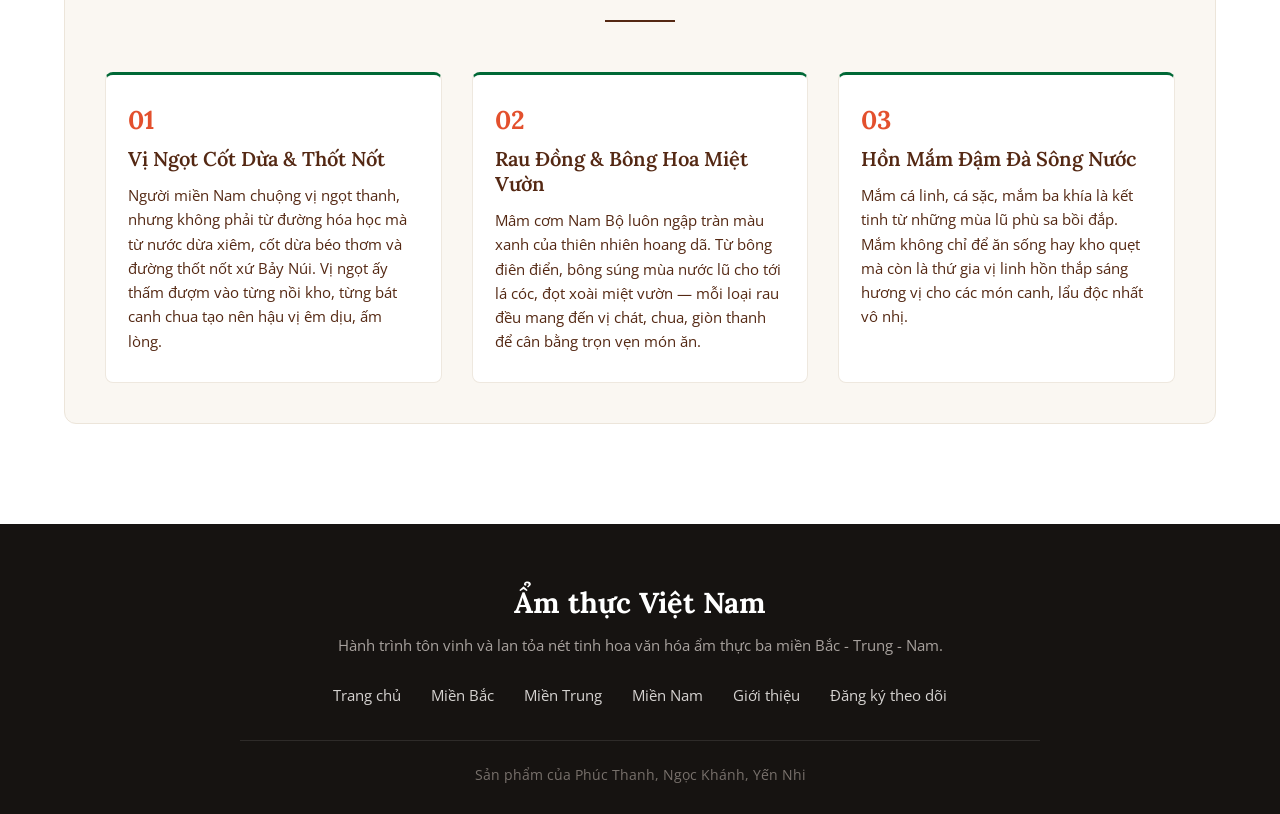
<file: nam.html>
<!DOCTYPE html>
<html lang="vi">

<head>
    <meta charset="UTF-8">
    <meta name="viewport" content="width=device-width, initial-scale=1.0">
    <title>Ẩm thực Miền Nam - Tinh hoa ẩm thực Việt Nam</title>
    <!-- CSS dùng chung (navbar, footer, reset) và CSS riêng cho trang miền Nam -->
    <link rel="stylesheet" href="./css/common.css">
    <link rel="stylesheet" href="./css/region.css">
    <link rel="stylesheet" href="./css/nam.css">
</head>

<body>
    <!-- =================================================================
         1. THANH ĐIỀU HƯỚNG (HEADER & NAVBAR)
         ================================================================= -->
    <header class="navbar">
        <a href="./index.html" class="logo_link">
            <span class="logo">Ẩm thực Việt Nam</span>
        </a>

        <nav class="nav_link">
            <a href="./index.html">Trang chủ</a>
            <a href="./bac.html">Miền Bắc</a>
            <a href="./trung.html">Miền Trung</a>
            <a href="./nam.html" class="nav_active">Miền Nam</a>
            <a href="./about.html">Giới thiệu</a>
            <a href="./subscribe.html">Đăng ký theo dõi</a>
        </nav>
    </header>

    <!-- =================================================================
         2. NỘI DUNG CHÍNH (MAIN CONTENT)
         ================================================================= -->
    <main>
        <!-- Phần mở đầu: Giới thiệu miền Nam và bản đồ tương tác -->
        <section class="hero_section">
            <div class="hero_content">
                <!-- Cột trái: Tiêu đề và mô tả ẩm thực phương Nam -->
                <div class="hero_left">
                    <p class="sub_vn">Ẩm thực</p>
                    <p class="vn">Miền Nam</p>
                    <p class="hvds">Vị ngọt lành, hào sảng đất phương Nam</p>
                    <p class="desc">
                        Vào tới miền Nam thì đặc trưng ẩm thực lại mang nét dân dã, mộc mạc mà vô cùng
                        phong phú. Người miền Nam thích các món ăn có vị ngọt, do đó thường nêm đường
                        hoặc dùng nước dừa để nấu ăn. Với những nguyên liệu gần gũi, dễ kiếm cùng
                        cách chế biến đơn giản nhưng các món ăn nơi đây lại khiến bạn phải nhớ mãi chỉ
                        sau lần đầu nếm thử.
                    </p>
                    <a class="explore_now" href="#specialties">Khám phá ngay!</a>
                </div>

                <!-- Cột phải: Bản đồ SVG miền Nam 3D -->
                <div class="hero_right">
                    <object type="image/svg+xml" data="./assets/map-south.svg" class="hero_map"
                        style="aspect-ratio: 325 / 235;" aria-label="Bản đồ Ẩm thực Miền Nam">
                    </object>
                </div>
            </div>

            <!-- Dải màu trắng chuyển mờ để nối mượt xuống phần nội dung dưới -->
            <div class="white_gradient" id="specialties"></div>
        </section>

        <!-- =============================================================
             TẠP CHÍ ẨM THỰC PHƯƠNG NAM (EDITORIAL MAGAZINE LAYOUT)
             ============================================================= -->
        <section class="south_wrapper">
            <div class="south_container">

                <!-- -----------------------------------------------------
                     PHẦN 1: MÓN TÂM ĐIỂM (COVER SPOTLIGHT) - CƠM TẤM SÀI GÒN
                     ----------------------------------------------------- -->
                <section class="spotlight_section">
                    <article class="spotlight_card">
                        <!-- Cột hình ảnh lớn món ăn -->
                        <div class="spotlight_img_col">
                            <img src="./assets/nam/com-tam.jpg" alt="Cơm Tấm Sài Gòn" class="spotlight_img">
                        </div>

                        <!-- Cột bài viết cảm nhận -->
                        <div class="spotlight_text_col">
                            <span class="spotlight_tag">Biểu tượng phố thị phương Nam</span>
                            <h2 class="spotlight_title">Cơm Tấm Sài Gòn</h2>
                            <blockquote class="spotlight_quote">
                                "Từ hạt gạo tấm vỡ mộc mạc của người lao động nghèo, cơm tấm đã vươn mình trở thành linh
                                hồn ẩm thực phóng khoáng của đất Sài thành."
                            </blockquote>
                            <p class="spotlight_desc">
                                Không chỉ là món ăn sáng quen thuộc, cơm tấm Sài Gòn hiện diện từ những con hẻm bình dân
                                nghi ngút khói than hồng cho đến các hàng quán nhộn nhịp thâu đêm. Điểm nhấn làm say
                                lòng người chính là miếng sườn cốt lết dày dặn ướp đẫm mật ong, sả băm rồi nướng cháy
                                xém cạnh trên than củi rực đỏ. Đĩa cơm bốc khói dẻo thơm hạt tấm vỡ, điểm xuyết sợi bì
                                thính giòn bùi, miếng chả trứng chưng vàng ruộm béo ngậy và chút mỡ hành xanh mướt óng
                                ả. Khi rưới đều muỗng nước mắm kẹo chua ngọt pha cùng ớt băm và đồ chua củ cải giòn tan,
                                tất cả hòa quyện thành hương vị đậm đà khó lẫn.
                            </p>
                        </div>
                    </article>
                </section>

                <!-- -----------------------------------------------------
                     PHẦN 2: BỘ TỨ PHONG VỊ MIỆT VƯỜN (GRID 2x2 CÂN XỨNG)
                     ----------------------------------------------------- -->
                <section class="dishes_section">
                    <!-- Tiêu đề phần bộ tứ món ăn -->
                    <div class="magazine_header">
                        <h2 class="magazine_main_title">Bốn Nét Phong Vị Sông Nước</h2>
                        <p class="magazine_main_subtitle">Sự hòa quyện giữa sản vật thiên nhiên trù phú và nét hào sảng
                            chân chất miền Cửu Long</p>
                        <div class="magazine_line"></div>
                    </div>

                    <!-- Lưới 2 cột chứa 4 món ăn đặc sắc -->
                    <div class="dishes_grid">

                        <!-- Món 1: Cá Lóc Nướng Trui -->
                        <article class="dish_article">
                            <div class="dish_img_box">
                                <img src="./assets/nam/ca-loc-nuong-trui.jpg" alt="Cá Lóc Nướng Trui" class="dish_img">
                            </div>
                            <span class="dish_tag">Khẩn hoang sông nước</span>
                            <h3 class="dish_title">Cá Lóc Nướng Trui</h3>
                            <p class="dish_subtitle">Hương rơm rạ thuở mở đất</p>
                            <p class="dish_desc">
                                Mang đậm chất phong trần của người khai hoang phương Nam, cá lóc đồng vừa bắt dưới mương
                                chỉ cần xiên que tre từ miệng đến đuôi rồi cắm thẳng xuống đất, phủ đầy rơm khô và đốt
                                lửa ngùn ngụt. Khi tro tàn, cạo sạch lớp vảy cháy đen bên ngoài sẽ để lộ thớ thịt cá
                                trắng phau, thơm nức mùi khói đồng rạ. Cuốn thịt cá ngọt chắc cùng bánh tráng mỏng, đọt
                                cóc, chuối chát, khế chua rồi chấm ngập vào chén mắm me sánh sệt chua cay, bạn sẽ cảm
                                nhận trọn vẹn sự hoang sơ, nguyên bản của đất trời Nam Bộ.
                            </p>
                        </article>

                        <!-- Món 2: Bánh Xèo Miền Tây -->
                        <article class="dish_article">
                            <div class="dish_img_box">
                                <img src="./assets/nam/banh-xeo.jpg" alt="Bánh Xèo Miền Tây" class="dish_img">
                            </div>
                            <span class="dish_tag">Đồng bằng trù phú</span>
                            <h3 class="dish_title">Bánh Xèo Miền Tây</h3>
                            <p class="dish_subtitle">Giòn rụm bên rổ rau rừng miệt vườn</p>
                            <p class="dish_desc">
                                Khác với bánh xèo nhỏ miền Trung, bánh xèo miền Tây to bản như chiếc nón lá, đổ trong
                                chảo gang lớn với tiếng "xèo" vui tai. Bột gạo pha cốt dừa béo ngậy, dậy sắc vàng của
                                nghệ tươi hòa cùng nhân tôm sông tươi rói, thịt ba rọi xắt mỏng, củ hũ dừa và giá đỗ
                                ngọt giòn. Ăn bánh xèo phải dùng tay cuộn tròn miếng bánh giòn rụm cùng rổ rau rừng
                                phong phú hơn hai mươi loại: đọt xoài, lá cách, cải bẹ xanh, xà lách non... chấm ngập
                                nước mắm tỏi ớt chua ngọt tạo nên bản hòa tấu giòn tan, mát lành.
                            </p>
                        </article>

                        <!-- Món 3: Hủ Tiếu Nam Vang -->
                        <article class="dish_article">
                            <div class="dish_img_box">
                                <img src="./assets/nam/hu-tieu-nam-vang.jpg" alt="Hủ Tiếu Nam Vang" class="dish_img">
                            </div>
                            <span class="dish_tag">Giao thoa văn hóa</span>
                            <h3 class="dish_title">Hủ Tiếu Nam Vang</h3>
                            <p class="dish_subtitle">Bản hòa ca phong vị Nam Bộ</p>
                            <p class="dish_desc">
                                Du nhập từ Campuchia nhưng khi đến miền Nam, hủ tiếu đã được biến tấu tài tình để trở
                                thành món ăn quen thuộc bậc nhất. Điểm đắt giá của tô hủ tiếu là nồi nước lèo trong veo
                                hầm từ xương ống heo, mực khô và tôm khô nướng thơm, ngọt thanh mà không ngấy mỡ. Bát hủ
                                tiếu đầy đặn với sợi hủ tiếu dai giòn đặc trưng, phủ ngập thịt băm, tôm luộc bóc vỏ, gan
                                heo thái mỏng, trứng cút cùng hành phi và tỏi phi thơm lừng. Dù ăn nước hay ăn khô trộn
                                sốt chua ngọt, món ăn đều kích thích trọn vẹn vị giác.
                            </p>
                        </article>

                        <!-- Món 4: Lẩu Mắm Miền Tây -->
                        <article class="dish_article">
                            <div class="dish_img_box">
                                <img src="./assets/nam/lau-mam.jpg" alt="Lẩu Mắm Miền Tây" class="dish_img">
                            </div>
                            <span class="dish_tag">Mùa nước nổi</span>
                            <h3 class="dish_title">Lẩu Mắm Miền Tây</h3>
                            <p class="dish_subtitle">Hương vị nồng nàn đất phù sa</p>
                            <p class="dish_desc">
                                Được ví như bản giao hưởng đỉnh cao của ẩm thực sông nước Cửu Long, lẩu mắm nấu từ cốt
                                mắm cá sặc và cá linh rây mịn, thơm nức mũi mùi sả băm ớt hiểm và nước dừa xiêm thanh
                                ngọt. Nồi lẩu sôi sùng sục đầy ắp cá lóc đồng, tôm càng xanh, thịt ba chỉ, cà tím giòn
                                rụm. Điều làm nên linh hồn của món ăn là mâm rau nhúng bạt ngàn sản vật phù sa: cọng
                                bông súng tím ngắt, bông điên điển vàng rực, rau đắng, kèo nèo, so đũa... vị mặn mà của
                                mắm quyện lấy vị đắng ngọt của rau cỏ tạo nên dư vị khó quên.
                            </p>
                        </article>

                    </div>
                </section>

                <!-- -----------------------------------------------------
                     PHẦN 3: SỔ TAY ẨM THỰC (CULINARY NOTES - 3 KHỐI TĨNH)
                     ----------------------------------------------------- -->
                <section class="notes_section">
                    <div class="magazine_header">
                        <h2 class="magazine_main_title">Ghi Chép Hương Vị Phương Nam</h2>
                        <p class="magazine_main_subtitle">Ba nét tinh túy làm nên dấu ấn ẩm thực bình dị mà quyến rũ</p>
                        <div class="magazine_line"></div>
                    </div>

                    <div class="notes_grid">
                        <!-- Ghi chép 1: Vị ngọt tự nhiên -->
                        <article class="note_card">
                            <div class="note_index">01</div>
                            <h3 class="note_title">Vị Ngọt Cốt Dừa &amp; Thốt Nốt</h3>
                            <p class="note_desc">
                                Người miền Nam chuộng vị ngọt thanh, nhưng không phải từ đường hóa học mà từ nước dừa
                                xiêm, cốt dừa béo thơm và đường thốt nốt xứ Bảy Núi. Vị ngọt ấy thấm đượm vào từng nồi
                                kho, từng bát canh chua tạo nên hậu vị êm dịu, ấm lòng.
                            </p>
                        </article>

                        <!-- Ghi chép 2: Rau đồng cỏ dại -->
                        <article class="note_card">
                            <div class="note_index">02</div>
                            <h3 class="note_title">Rau Đồng &amp; Bông Hoa Miệt Vườn</h3>
                            <p class="note_desc">
                                Mâm cơm Nam Bộ luôn ngập tràn màu xanh của thiên nhiên hoang dã. Từ bông điên điển, bông
                                súng mùa nước lũ cho tới lá cóc, đọt xoài miệt vườn — mỗi loại rau đều mang đến vị chát,
                                chua, giòn thanh để cân bằng trọn vẹn món ăn.
                            </p>
                        </article>

                        <!-- Ghi chép 3: Mắm đồng phù sa -->
                        <article class="note_card">
                            <div class="note_index">03</div>
                            <h3 class="note_title">Hồn Mắm Đậm Đà Sông Nước</h3>
                            <p class="note_desc">
                                Mắm cá linh, cá sặc, mắm ba khía là kết tinh từ những mùa lũ phù sa bồi đắp. Mắm không
                                chỉ để ăn sống hay kho quẹt mà còn là thứ gia vị linh hồn thắp sáng hương vị cho các món
                                canh, lẩu độc nhất vô nhị.
                            </p>
                        </article>
                    </div>
                </section>

            </div>
        </section>
    </main>

    <!-- =================================================================
         3. CHÂN TRANG (FOOTER)
         ================================================================= -->
    <footer class="footer">
        <div class="footer_content">
            <h3 class="footer_logo">Ẩm thực Việt Nam</h3>
            <p class="footer_desc">Hành trình tôn vinh và lan tỏa nét tinh hoa văn hóa ẩm thực ba miền Bắc - Trung -
                Nam.</p>
            <div class="footer_links">
                <a href="./index.html">Trang chủ</a>
                <a href="./bac.html">Miền Bắc</a>
                <a href="./trung.html">Miền Trung</a>
                <a href="./nam.html">Miền Nam</a>
                <a href="./about.html">Giới thiệu</a>
                <a href="./subscribe.html">Đăng ký theo dõi</a>
            </div>
            <div class="footer_divider"></div>
            <p class="footer_copy">Sản phẩm của Phúc Thanh, Ngọc Khánh, Yến Nhi</p>
        </div>
    </footer>
</body>

</html>
</file>
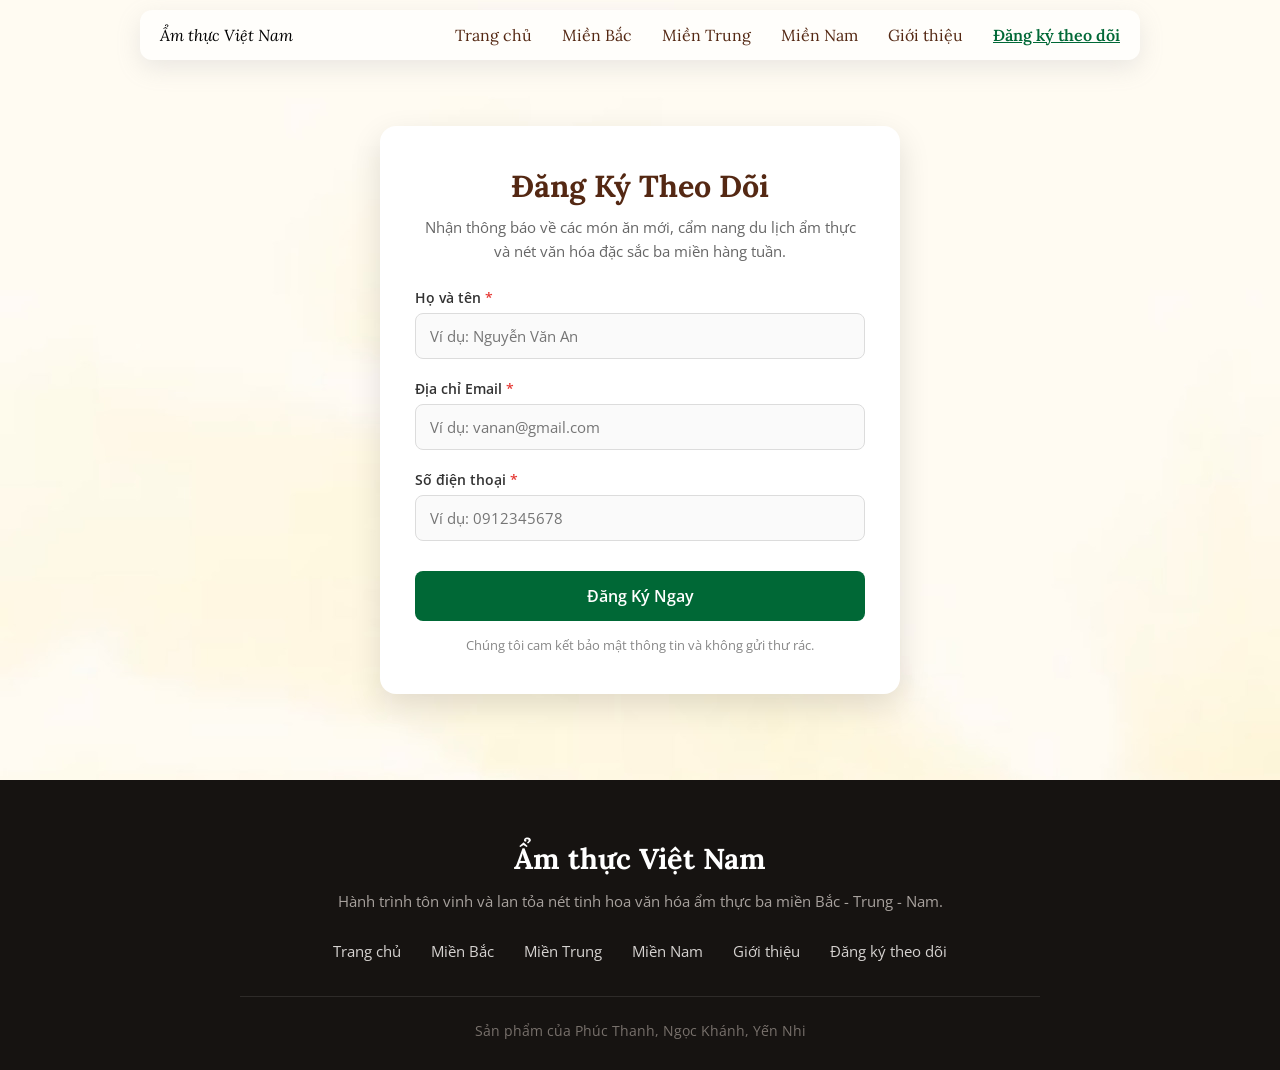
<file: subscribe.html>
<!DOCTYPE html>
<html lang="vi">

<head>
    <meta charset="UTF-8">
    <meta name="viewport" content="width=device-width, initial-scale=1.0">
    <title>Đăng ký theo dõi - Ẩm thực Việt Nam</title>
    <!-- Nhúng CSS dùng chung (navbar, footer) và CSS riêng của trang đăng ký -->
    <link rel="stylesheet" href="./css/common.css">
    <link rel="stylesheet" href="./css/subscribe.css">
</head>

<body>
    <!-- =================================================================
         1. THANH ĐIỀU HƯỚNG (HEADER & NAVBAR)
         ================================================================= -->
    <header class="navbar">
        <a href="./index.html" class="logo_link">
            <span class="logo">Ẩm thực Việt Nam</span>
        </a>

        <!-- Danh sách menu điều hướng giữa các trang -->
        <nav class="nav_link">
            <a href="./index.html">Trang chủ</a>
            <a href="./bac.html">Miền Bắc</a>
            <a href="./trung.html">Miền Trung</a>
            <a href="./nam.html">Miền Nam</a>
            <a href="./about.html">Giới thiệu</a>
            <a href="./subscribe.html" class="nav_active">Đăng ký theo dõi</a>
        </nav>
    </header>

    <!-- =================================================================
         2. NỘI DUNG CHÍNH (MAIN CONTENT) - FORM ĐĂNG KÝ THEO DÕI
         ================================================================= -->
    <main class="subscribe_wrapper">
        <div class="subscribe_card">
            <h1 class="subscribe_title">Đăng Ký Theo Dõi</h1>
            <p class="subscribe_desc">
                Nhận thông báo về các món ăn mới, cẩm nang du lịch ẩm thực và nét văn hóa đặc sắc ba miền hàng tuần.
            </p>

            <!-- Form nhận thông tin người theo dõi -->
            <form id="subscribeForm">
                <!-- 1. Trường Họ và tên -->
                <div class="form_group">
                    <label for="fullname">Họ và tên <span class="required_star">*</span></label>
                    <input type="text" id="fullname" name="fullname" maxlength="50" placeholder="Ví dụ: Nguyễn Văn An">
                </div>

                <!-- 2. Trường Địa chỉ Email -->
                <div class="form_group">
                    <label for="email">Địa chỉ Email <span class="required_star">*</span></label>
                    <input type="email" id="email" name="email" maxlength="50" placeholder="Ví dụ: vanan@gmail.com">
                </div>

                <!-- 3. Trường Số điện thoại -->
                <div class="form_group">
                    <label for="phone">Số điện thoại <span class="required_star">*</span></label>
                    <input type="tel" id="phone" name="phone" maxlength="10" placeholder="Ví dụ: 0912345678">
                </div>

                <!-- Nút gửi thông tin đăng ký -->
                <button type="submit" class="submit_btn">Đăng Ký Ngay</button>

                <!-- Dòng cam kết quyền riêng tư -->
                <p class="form_note">Chúng tôi cam kết bảo mật thông tin và không gửi thư rác.</p>
            </form>
        </div>
    </main>

    <!-- =================================================================
         3. CHÂN TRANG (FOOTER)
         ================================================================= -->
    <footer class="footer">
        <div class="footer_content">
            <h3 class="footer_logo">Ẩm thực Việt Nam</h3>
            <p class="footer_desc">Hành trình tôn vinh và lan tỏa nét tinh hoa văn hóa ẩm thực ba miền Bắc - Trung - Nam.</p>
            <div class="footer_links">
                <a href="./index.html">Trang chủ</a>
                <a href="./bac.html">Miền Bắc</a>
                <a href="./trung.html">Miền Trung</a>
                <a href="./nam.html">Miền Nam</a>
                <a href="./about.html">Giới thiệu</a>
                <a href="./subscribe.html">Đăng ký theo dõi</a>
            </div>
            <div class="footer_divider"></div>
            <p class="footer_copy">Sản phẩm của Phúc Thanh, Ngọc Khánh, Yến Nhi</p>
        </div>
    </footer>

    <!-- File JavaScript xử lý logic nhận thông tin và kiểm tra dữ liệu -->
    <script src="./js/subscribe.js"></script>
</body>

</html>
</file>
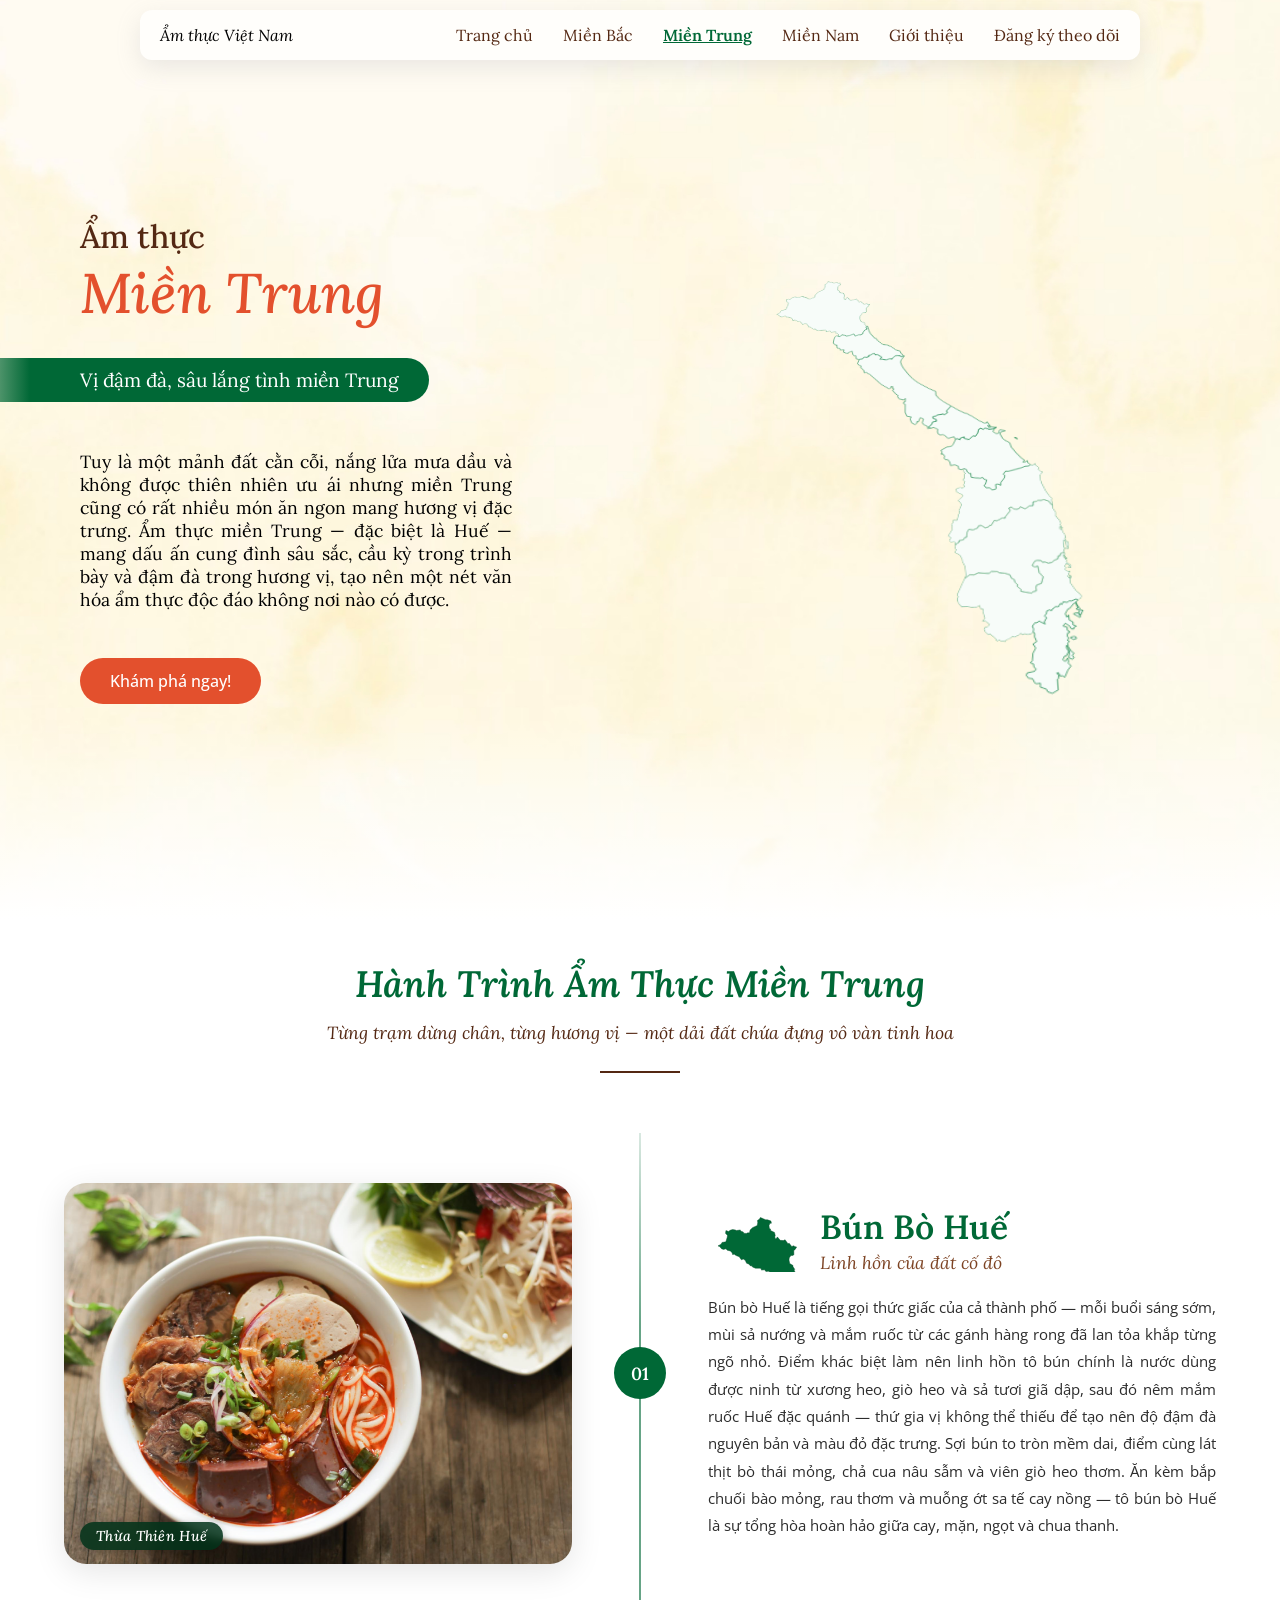
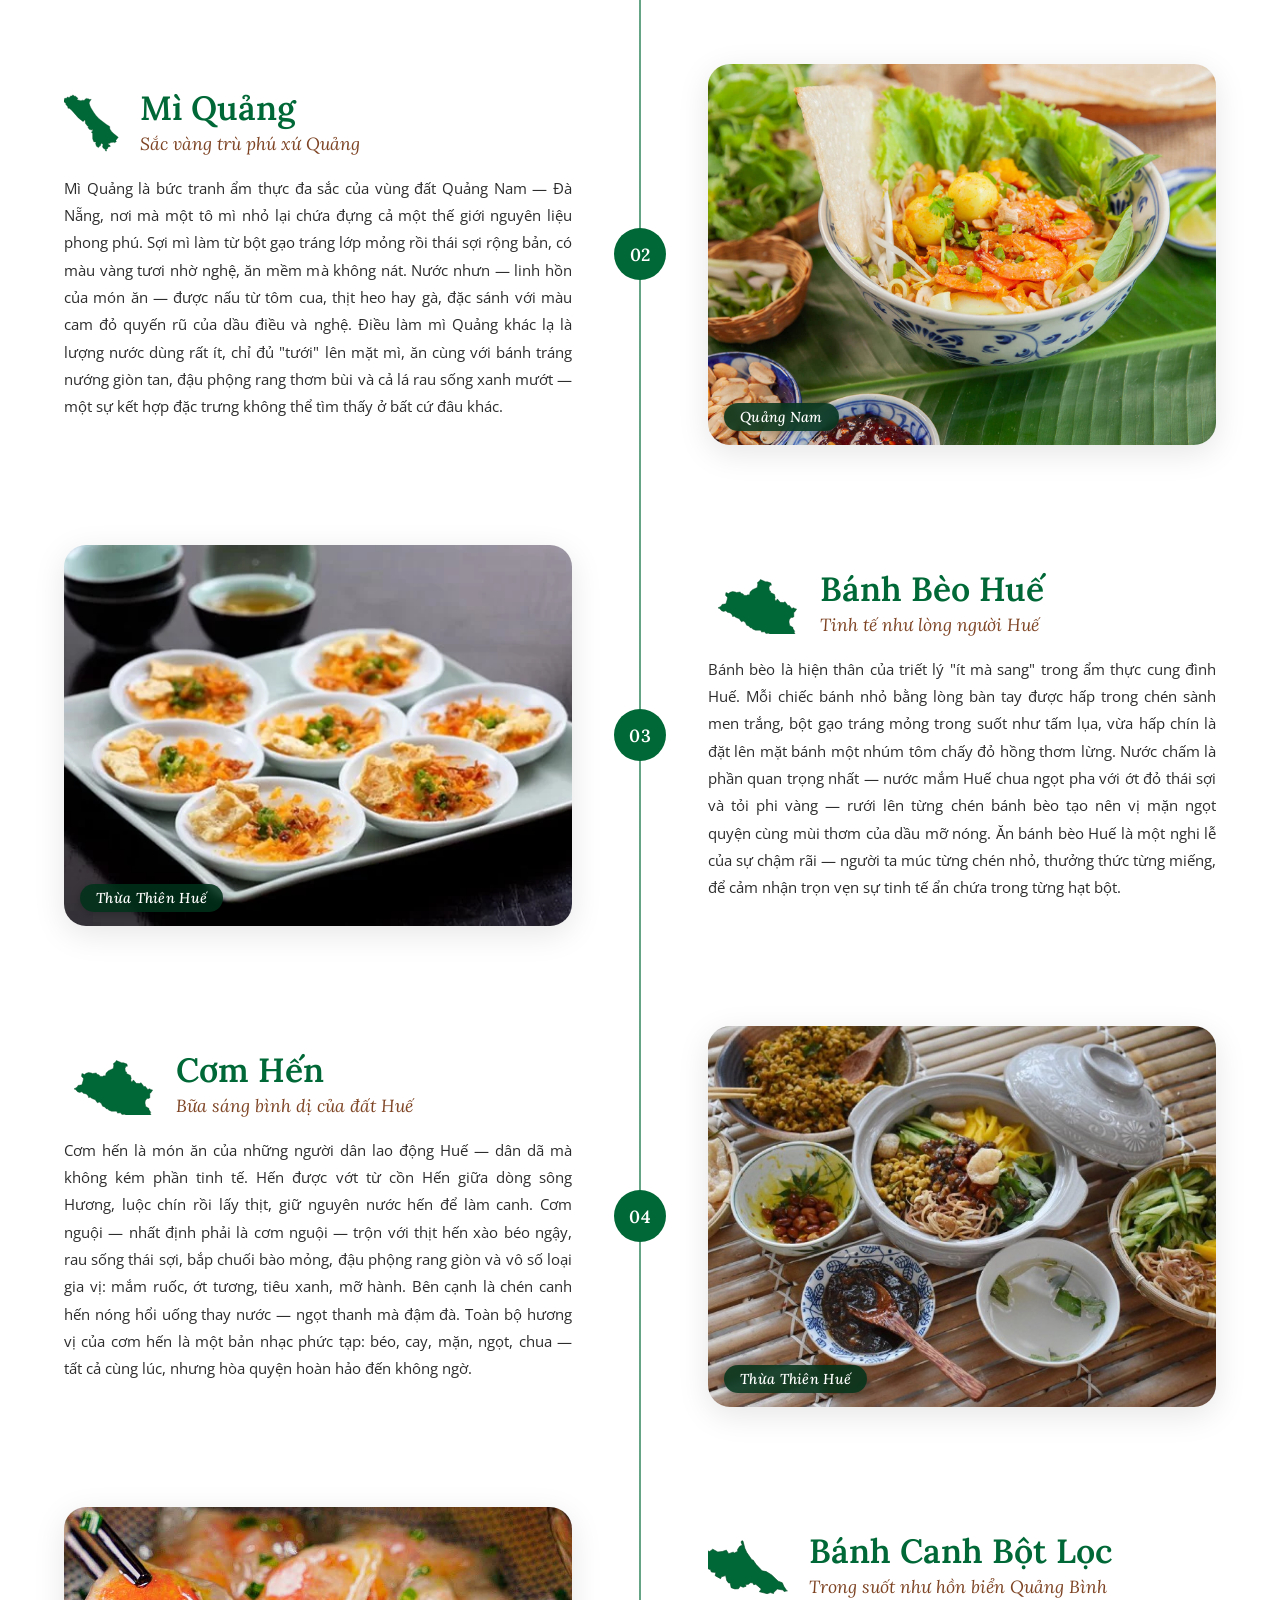
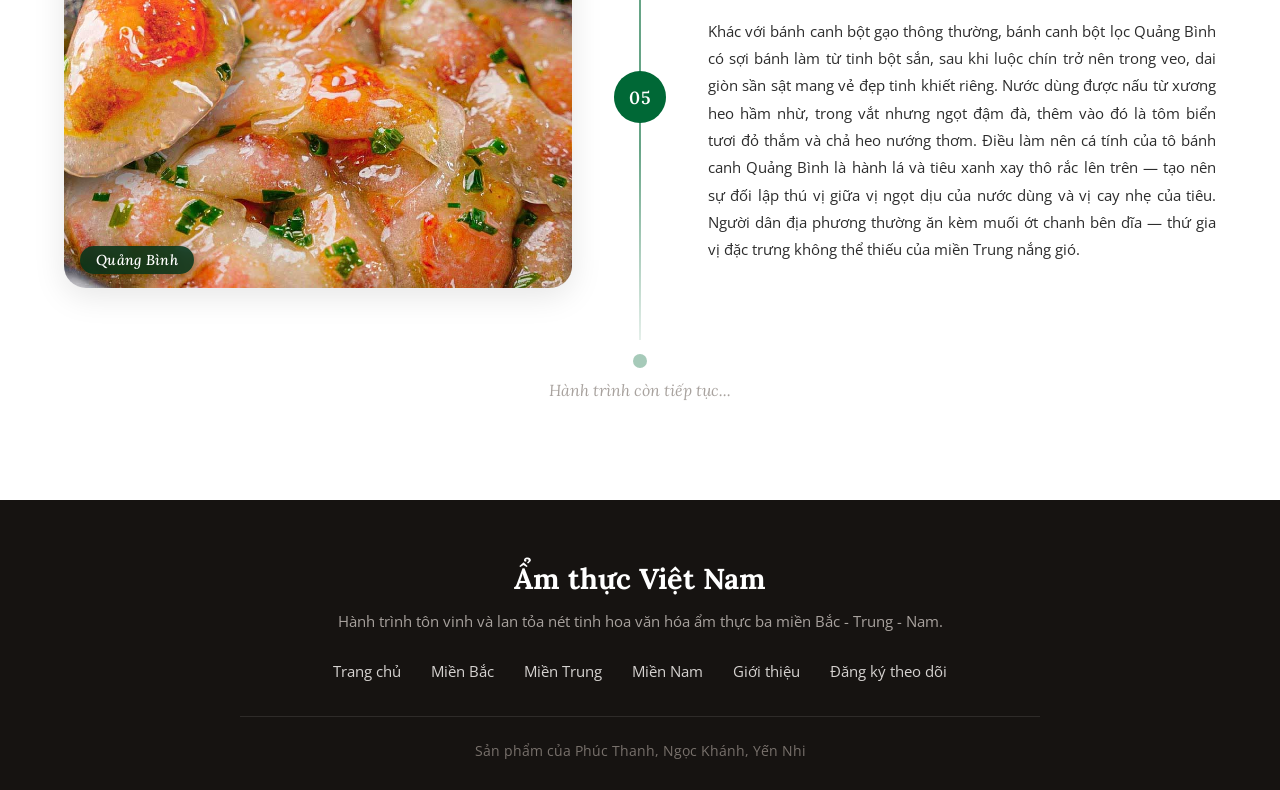
<file: trung.html>
<!DOCTYPE html>
<html lang="vi">

<head>
    <meta charset="UTF-8">
    <meta name="viewport" content="width=device-width, initial-scale=1.0">
    <title>Ẩm thực Miền Trung - Tinh hoa ẩm thực Việt Nam</title>
    <meta name="description"
        content="Khám phá ẩm thực miền Trung Việt Nam — nơi hội tụ tinh hoa cung đình Huế và hương vị đậm đà của dải đất miền Trung.">
    <!-- CSS dùng chung (navbar, footer, reset) và CSS riêng cho trang miền Trung -->
    <link rel="stylesheet" href="./css/common.css">
    <link rel="stylesheet" href="./css/region.css">
    <link rel="stylesheet" href="./css/trung.css">
</head>

<body>
    <!-- =================================================================
         1. THANH ĐIỀU HƯỚNG (HEADER & NAVBAR)
         ================================================================= -->
        <header class="navbar">
            <a href="./index.html" class="logo_link">
                <span class="logo">Ẩm thực Việt Nam</span>
            </a>

                <nav class="nav_link">
                    <a href="./index.html">Trang chủ</a>
                    <a href="./bac.html">Miền Bắc</a>
                    <a href="./trung.html" class="nav_active">Miền Trung</a>
                    <a href="./nam.html">Miền Nam</a>
                    <a href="./about.html">Giới thiệu</a>
                    <a href="./subscribe.html">Đăng ký theo dõi</a>
                </nav>
    </header>

    <!-- =================================================================
         2. NỘI DUNG CHÍNH (MAIN CONTENT)
         ================================================================= -->
    <main>
            <!-- Phần mở đầu: Giới thiệu miền Trung và bản đồ tương tác -->
            <section class="hero_section">
                <div class="hero_content">
                    <!-- Cột trái: Tiêu đề và mô tả ẩm thực miền Trung -->
                    <div class="hero_left">
                        <p class="sub_vn">Ẩm thực</p>
                        <p class="vn">Miền Trung</p>
                        <p class="hvds">Vị đậm đà, sâu lắng tình miền Trung</p>
                        <p class="desc">
                            Tuy là một mảnh đất cằn cỗi, nắng lửa mưa dầu và không được thiên nhiên ưu ái nhưng miền
                            Trung cũng có rất nhiều món ăn ngon mang hương vị đặc trưng. Ẩm thực miền Trung — đặc biệt
                            là Huế — mang dấu ấn cung đình sâu sắc, cầu kỳ trong trình bày và đậm đà trong hương vị, tạo
                            nên một nét văn hóa ẩm thực độc đáo không nơi nào có được.
                        </p>
                        <a class="explore_now" href="#specialties">Khám phá ngay!</a>
                    </div>

                    <!-- Cột phải: Bản đồ SVG miền Trung 3D -->
                    <div class="hero_right">
                        <object type="image/svg+xml" data="./assets/map-central.svg" class="hero_map hero_map_central"
                            style="aspect-ratio: 290 / 445;" aria-label="Bản đồ Ẩm thực Miền Trung">
                        </object>
                    </div>
                </div>

                <!-- Dải màu trắng chuyển mờ để nối mượt xuống phần nội dung dưới -->
                <div class="white_gradient" id="specialties"></div>
        </section>

        <!-- Hành trình dòng thời gian ẩm thực Miền Trung -->
        <section class="timeline_wrapper">
            <div class="timeline_container">

                <!-- Tiêu đề phần hành trình -->
                <div class="timeline_header">
                    <h2 class="timeline_main_title">Hành Trình Ẩm Thực Miền Trung</h2>
                    <p class="timeline_main_subtitle">Từng trạm dừng chân, từng hương vị — một dải đất chứa đựng vô vàn
                        tinh hoa</p>
                    <div class="gateway_line"></div>
                </div>

                <!-- Trục dòng thời gian dọc -->
                <div class="timeline_track">

                    <!-- -------------------------------------------------
                         TRẠM 01: Bún Bò Huế — Ảnh TRÁI, Chữ PHẢI
                         ------------------------------------------------- -->
                        <article class="timeline_stop" id="stop-01">
                            <!-- Nút số thứ tự trên trục dọc -->
                            <div class="timeline_node">
                                <span class="node_number">01</span>
                            </div>

                            <!-- Cột hình ảnh -->
                            <div class="stop_image_col stop_img_left">
                                <div class="stop_img_wrap">
                                    <img src="./assets/trung/bunbo.jpg" alt="Bún Bò Huế">
                                    <div class="stop_province_badge">Thừa Thiên Huế</div>
                                </div>
                            </div>

                            <!-- Cột thông tin bài viết -->
                            <div class="stop_text_col stop_text_right">
                                <div class="stop_header">
                                    <img src="./assets/trung/map-hue.svg" alt="Bản đồ Thừa Thiên Huế"
                                        class="stop_province_svg">
                                    <div class="stop_title_group">
                                        <h2 class="stop_dish_title">Bún Bò Huế</h2>
                                        <p class="stop_dish_subtitle">Linh hồn của đất cố đô</p>
                                    </div>
                                </div>
                                <p class="stop_desc">
                                    Bún bò Huế là tiếng gọi thức giấc của cả thành phố — mỗi buổi sáng sớm, mùi sả nướng
                                    và mắm ruốc từ các gánh hàng rong đã lan tỏa khắp từng ngõ nhỏ. Điểm khác biệt làm
                                    nên linh hồn tô bún chính là nước dùng được ninh từ xương heo, giò heo và sả tươi
                                    giã dập, sau đó nêm mắm ruốc Huế đặc quánh — thứ gia vị không thể thiếu để tạo nên
                                    độ đậm đà nguyên bản và màu đỏ đặc trưng. Sợi bún to tròn mềm dai, điểm cùng lát
                                    thịt bò thái mỏng, chả cua nâu sẫm và viên giò heo thơm. Ăn kèm bắp chuối bào mỏng,
                                    rau thơm và muỗng ớt sa tế cay nồng — tô bún bò Huế là sự tổng hòa hoàn hảo giữa
                                    cay, mặn, ngọt và chua thanh.
                                </p>
                            </div>
                    </article>

                    <!-- -------------------------------------------------
                         TRẠM 02: Mì Quảng — Chữ TRÁI, Ảnh PHẢI
                         ------------------------------------------------- -->
                        <article class="timeline_stop reverse" id="stop-02">
                            <div class="timeline_node">
                                <span class="node_number">02</span>
                            </div>

                            <div class="stop_text_col stop_text_left">
                                <div class="stop_header">
                                    <img src="./assets/trung/map-quangnam.svg" alt="Bản đồ Quảng Nam"
                                        class="stop_province_svg">
                                    <div class="stop_title_group">
                                        <h2 class="stop_dish_title">Mì Quảng</h2>
                                        <p class="stop_dish_subtitle">Sắc vàng trù phú xứ Quảng</p>
                                    </div>
                                </div>
                                <p class="stop_desc">
                                    Mì Quảng là bức tranh ẩm thực đa sắc của vùng đất Quảng Nam — Đà Nẵng, nơi mà một tô
                                    mì nhỏ lại chứa đựng cả một thế giới nguyên liệu phong phú. Sợi mì làm từ bột gạo
                                    tráng lớp mỏng rồi thái sợi rộng bản, có màu vàng tươi nhờ nghệ, ăn mềm mà không
                                    nát. Nước nhưn — linh hồn của món ăn — được nấu từ tôm cua, thịt heo hay gà, đặc
                                    sánh với màu cam đỏ quyến rũ của dầu điều và nghệ. Điều làm mì Quảng khác lạ là
                                    lượng nước dùng rất ít, chỉ đủ "tưới" lên mặt mì, ăn cùng với bánh tráng nướng giòn
                                    tan, đậu phộng rang thơm bùi và cả lá rau sống xanh mướt — một sự kết hợp đặc trưng
                                    không thể tìm thấy ở bất cứ đâu khác.
                                </p>
                            </div>

                            <div class="stop_image_col stop_img_right">
                                <div class="stop_img_wrap">
                                    <img src="./assets/trung/miquang.jpg" alt="Mì Quảng">
                                    <div class="stop_province_badge">Quảng Nam</div>
                                </div>
                            </div>
                    </article>

                    <!-- -------------------------------------------------
                         TRẠM 03: Bánh Bèo Huế — Ảnh TRÁI, Chữ PHẢI
                         ------------------------------------------------- -->
                        <article class="timeline_stop" id="stop-03">
                            <div class="timeline_node">
                                <span class="node_number">03</span>
                            </div>

                            <div class="stop_image_col stop_img_left">
                                <div class="stop_img_wrap">
                                    <img src="./assets/trung/banhbeo.jpg" alt="Bánh Bèo Huế">
                                    <div class="stop_province_badge">Thừa Thiên Huế</div>
                                </div>
                            </div>

                            <div class="stop_text_col stop_text_right">
                                <div class="stop_header">
                                    <img src="./assets/trung/map-hue.svg" alt="Bản đồ Thừa Thiên Huế"
                                        class="stop_province_svg">
                                    <div class="stop_title_group">
                                        <h2 class="stop_dish_title">Bánh Bèo Huế</h2>
                                        <p class="stop_dish_subtitle">Tinh tế như lòng người Huế</p>
                                    </div>
                                </div>
                                <p class="stop_desc">
                                    Bánh bèo là hiện thân của triết lý "ít mà sang" trong ẩm thực cung đình Huế. Mỗi
                                    chiếc bánh nhỏ bằng lòng bàn tay được hấp trong chén sành men trắng, bột gạo tráng
                                    mỏng trong suốt như tấm lụa, vừa hấp chín là đặt lên mặt bánh một nhúm tôm chấy đỏ
                                    hồng thơm lừng. Nước chấm là phần quan trọng nhất — nước mắm Huế chua ngọt pha với
                                    ớt đỏ thái sợi và tỏi phi vàng — rưới lên từng chén bánh bèo tạo nên vị mặn ngọt
                                    quyện cùng mùi thơm của dầu mỡ nóng. Ăn bánh bèo Huế là một nghi lễ của sự chậm rãi
                                    — người ta múc từng chén nhỏ, thưởng thức từng miếng, để cảm nhận trọn vẹn sự tinh
                                    tế ẩn chứa trong từng hạt bột.
                                </p>
                            </div>
                    </article>

                    <!-- -------------------------------------------------
                         TRẠM 04: Cơm Hến — Chữ TRÁI, Ảnh PHẢI
                         ------------------------------------------------- -->
                        <article class="timeline_stop reverse" id="stop-04">
                            <div class="timeline_node">
                                <span class="node_number">04</span>
                            </div>

                            <div class="stop_text_col stop_text_left">
                                <div class="stop_header">
                                    <img src="./assets/trung/map-hue.svg" alt="Bản đồ Thừa Thiên Huế"
                                        class="stop_province_svg">
                                    <div class="stop_title_group">
                                        <h2 class="stop_dish_title">Cơm Hến</h2>
                                        <p class="stop_dish_subtitle">Bữa sáng bình dị của đất Huế</p>
                                    </div>
                                </div>
                                <p class="stop_desc">
                                    Cơm hến là món ăn của những người dân lao động Huế — dân dã mà không kém phần tinh
                                    tế. Hến được vớt từ cồn Hến giữa dòng sông Hương, luộc chín rồi lấy thịt, giữ nguyên
                                    nước hến để làm canh. Cơm nguội — nhất định phải là cơm nguội — trộn với thịt hến
                                    xào béo ngậy, rau sống thái sợi, bắp chuối bào mỏng, đậu phộng rang giòn và vô số
                                    loại gia vị: mắm ruốc, ớt tương, tiêu xanh, mỡ hành. Bên cạnh là chén canh hến nóng
                                    hổi uống thay nước — ngọt thanh mà đậm đà. Toàn bộ hương vị của cơm hến là một bản
                                    nhạc phức tạp: béo, cay, mặn, ngọt, chua — tất cả cùng lúc, nhưng hòa quyện hoàn hảo
                                    đến không ngờ.
                                </p>
                            </div>

                            <div class="stop_image_col stop_img_right">
                                <div class="stop_img_wrap">
                                    <img src="./assets/trung/comhen.jpg" alt="Cơm Hến Huế">
                                    <div class="stop_province_badge">Thừa Thiên Huế</div>
                                </div>
                            </div>
                    </article>

                    <!-- -------------------------------------------------
                         TRẠM 05: Bánh Canh Bột Lọc — Ảnh TRÁI, Chữ PHẢI
                         ------------------------------------------------- -->
                        <article class="timeline_stop" id="stop-05">
                            <div class="timeline_node">
                                <span class="node_number">05</span>
                            </div>

                            <div class="stop_image_col stop_img_left">
                                <div class="stop_img_wrap">
                                    <img src="./assets/trung/banhcanh.jpg" alt="Bánh Canh Bột Lọc">
                                    <div class="stop_province_badge">Quảng Bình</div>
                                </div>
                            </div>

                            <div class="stop_text_col stop_text_right">
                                <div class="stop_header">
                                    <img src="./assets/trung/map-quangbinh.svg" alt="Bản đồ Quảng Bình"
                                        class="stop_province_svg">
                                    <div class="stop_title_group">
                                        <h2 class="stop_dish_title">Bánh Canh Bột Lọc</h2>
                                        <p class="stop_dish_subtitle">Trong suốt như hồn biển Quảng Bình</p>
                                    </div>
                                </div>
                                <p class="stop_desc">
                                    Khác với bánh canh bột gạo thông thường, bánh canh bột lọc Quảng Bình có sợi bánh
                                    làm từ tinh bột sắn, sau khi luộc chín trở nên trong veo, dai giòn sần sật mang vẻ
                                    đẹp tinh khiết riêng. Nước dùng được nấu từ xương heo hầm nhừ, trong vắt nhưng ngọt
                                    đậm đà, thêm vào đó là tôm biển tươi đỏ thắm và chả heo nướng thơm. Điều làm nên cá
                                    tính của tô bánh canh Quảng Bình là hành lá và tiêu xanh xay thô rắc lên trên — tạo
                                    nên sự đối lập thú vị giữa vị ngọt dịu của nước dùng và vị cay nhẹ của tiêu. Người
                                    dân địa phương thường ăn kèm muối ớt chanh bên dĩa — thứ gia vị đặc trưng không thể
                                    thiếu của miền Trung nắng gió.
                                </p>
                            </div>
                    </article>

                    <!-- Điểm kết thúc dòng thời gian -->
                    <div class="timeline_end_cap">
                        <div class="end_cap_dot"></div>
                        <p class="end_cap_text">Hành trình còn tiếp tục...</p>
                    </div>

                </div>
            </div>
        </section>
    </main>

    <!-- =================================================================
         3. CHÂN TRANG (FOOTER)
         ================================================================= -->
        <footer class="footer">
            <div class="footer_content">
                <h3 class="footer_logo">Ẩm thực Việt Nam</h3>
                <p class="footer_desc">Hành trình tôn vinh và lan tỏa nét tinh hoa văn hóa ẩm thực ba miền Bắc - Trung -
                    Nam.</p>
                <div class="footer_links">
                    <a href="./index.html">Trang chủ</a>
                    <a href="./bac.html">Miền Bắc</a>
                    <a href="./trung.html">Miền Trung</a>
                    <a href="./nam.html">Miền Nam</a>
                    <a href="./about.html">Giới thiệu</a>
                    <a href="./subscribe.html">Đăng ký theo dõi</a>
                </div>
                <div class="footer_divider"></div>
                <p class="footer_copy">Sản phẩm của Phúc Thanh, Ngọc Khánh, Yến Nhi</p>
            </div>
    </footer>
</body>

</html>
</file>
<file: css/common.css>
@import url('https://fonts.googleapis.com/css2?family=Lora:ital,wght@0,400..700;1,400..700&display=swap');
@import url('https://fonts.googleapis.com/css2?family=Open+Sans:ital,wght@0,300..800;1,300..800&display=swap');

/* Đặt box-sizing border-box cho toàn bộ thẻ để tính kích thước padding không làm vỡ khung */
* {
    box-sizing: border-box;
}

/* Định dạng thân trang web: hình nền nhà hàng mờ, cố định khi cuộn */
body {
    margin: 0;
    padding: 0;
    background-image: url("../assets/restaurant_bg.jpg");
    background-size: cover;
    background-position: center;
    background-attachment: fixed;
}

/* ==========================================================================
   Navigation Bar
   ========================================================================== */

/* Chữ logo thương hiệu */
.logo {
    padding: 0;
    margin: 0;
    font-style: italic;
}

/* Thẻ liên kết bọc logo để có thể bấm về trang chủ */
.logo_link {
    text-decoration: none;
    color: inherit;
    display: flex;
    align-items: center;
}

/* Khung thanh điều hướng nổi ở phía trên cùng màn hình */
.navbar {
    font-family: "Lora", 'Times New Roman', Times, serif;
    display: flex;
    justify-content: space-between;
    padding: 15px 20px;
    box-shadow: rgba(149, 157, 165, 0.2) 0px 8px 24px;
    position: fixed;
    top: 10px;
    left: 50%;
    transform: translateX(-50%);
    width: calc(100% - 40px);
    max-width: 1000px;
    border-radius: 12px;
    background-color: #fffefb;
    box-sizing: border-box;
    height: 50px;
    z-index: 3;
}

/* Danh sách các nút liên kết trên thanh điều hướng */
.nav_link {
    display: flex;
    gap: 30px;
}

/* Kiểu chữ của từng nút liên kết */
.nav_link a {
    text-decoration: none;
    color: #542813;
}

/* Hiệu ứng khi rê chuột vào nút liên kết */
.nav_link a:hover {
    color: rgba(0, 104, 54, 1);
    text-decoration: underline;
}

/* Đánh dấu nút trang hiện tại đang mở */
.nav_link a.nav_active {
    color: rgba(0, 104, 54, 1);
    font-weight: 600;
    text-decoration: underline;
}

/* ==========================================================================
   Shared Utilities & Gradients - Các class tiện ích và dải chuyển màu dùng chung
   ========================================================================== */

/* Dải màu trắng mờ dần lên trên để nối mượt giữa banner và nội dung */
.white_gradient {
    width: 100%;
    height: 200px;
    background-image: linear-gradient(to top, #fff, transparent);
}

/* Dải màu trắng mờ dần xuống dưới */
.white_gradient_flipped {
    width: 100%;
    height: 40px;
    background-image: linear-gradient(to bottom, #fff, transparent);
    margin-bottom: 10px;
}

/* Tiêu đề lớn của các phần nội dung (font có chân màu đỏ cam) */
.gateway_title {
    font-family: "Lora", 'Times New Roman', serif;
    font-style: italic;
    font-size: 3.2rem;
    font-weight: 500;
    color: #E3502D;
    margin: 0 0 18px 0;
}

/* Đoạn mô tả phụ dưới tiêu đề */
.gateway_desc {
    font-family: "Lora", 'Times New Roman', serif;
    font-size: 1.15rem;
    font-weight: 400;
    line-height: 1.6;
    color: #542813;
    max-width: 720px;
    margin: 0 auto 30px auto;
}

/* Đường kẻ ngang trang trí màu nâu */
.gateway_line {
    width: 80px;
    height: 1.5px;
    background-color: #542813;
    margin: 0 auto 55px auto;
}

/* ==========================================================================
   Footer Styles - Chân trang màu tối (áp dụng đồng bộ mọi trang)
   ========================================================================== */

/* Khung nền tối bao quanh toàn bộ chân trang */
.footer {
    width: 100%;
    background-color: #161311;
    padding: 60px 20px 30px;
    box-sizing: border-box;
    text-align: center;
}

/* Vùng nội dung giới hạn độ rộng ở giữa chân trang */
.footer_content {
    max-width: 800px;
    margin: 0 auto;
}

/* Tên website ở chân trang */
.footer_logo {
    font-family: "Lora", 'Times New Roman', serif;
    font-size: 1.8rem;
    color: #ffffff;
    margin: 0 0 12px 0;
}

/* Đoạn mô tả tóm tắt sứ mệnh ở chân trang */
.footer_desc {
    font-family: "Open Sans", sans-serif;
    font-size: 0.95rem;
    line-height: 1.6;
    color: #a8a29e;
    margin: 0 0 28px 0;
}

/* Danh sách link điều hướng ở chân trang */
.footer_links {
    display: flex;
    justify-content: center;
    gap: 30px;
    flex-wrap: wrap;
    margin-bottom: 35px;
}

.footer_links a {
    font-family: "Open Sans", sans-serif;
    font-size: 0.95rem;
    color: #d6d3d1;
    text-decoration: none;
}

.footer_links a:hover {
    color: #ff7b5a;
    text-decoration: underline;
}

/* Đường gạch ngang phân cách nhẹ */
.footer_divider {
    width: 100%;
    height: 1px;
    background-color: rgba(255, 255, 255, 0.1);
    margin: 0 auto 24px auto;
}

/* Dòng ghi chú bản quyền sản phẩm nhóm */
.footer_copy {
    font-family: "Open Sans", sans-serif;
    font-size: 0.85rem;
    color: #78716c;
    margin: 0;
}

/* ==========================================================================
   Shared Responsive Breakpoints - Tương thích màn hình điện thoại (<= 640px)
   ========================================================================== */
@media (max-width: 640px) {

    /* Navbar chuyển thành dạng khối xếp dọc khi màn hình nhỏ */
    .navbar {
        height: auto;
        flex-direction: column;
        gap: 10px;
        padding: 12px 16px;
    }

    .nav_link {
        gap: 16px;
        flex-wrap: wrap;
        justify-content: center;
        font-size: 0.9rem;
    }

    .gateway_title {
        font-size: 2.2rem;
    }
}
</file>
<file: css/home.css>
/* ==========================================================================
   Hero Section
   ========================================================================== */
.hero_section {
    width: 100%;
    background-image: url("../assets/image.jpg");
    background-size: cover;
}

/* Khung căn giữa và chia bố cục 2 cột nội dung */
.hero_content {
    background: transparent;
    display: flex;
    width: 100%;
    max-width: 1200px;
    margin-inline: auto;
    padding-inline: 40px;
    padding-top: 200px;
    box-sizing: border-box;
    gap: 60px;
}

/* Cột bên trái: Tiêu đề lớn, slogan, đoạn mô tả và nút kêu gọi hành động */
.hero_left {
    flex: 1;
    min-width: 0;
    display: flex;
    flex-direction: column;
    justify-content: center;
    align-items: start;
    font-family: "Lora", 'Times New Roman', Times, serif;
    min-height: 520px;
}

/* Tiêu đề phụ nhỏ ("Ẩm thực") */
.sub_vn {
    font-size: 2em;
    margin: 0;
    font-weight: 500;
    color: #542813;
    line-height: normal;
}

/* Tiêu đề chính lớn ("Việt Nam") */
.vn {
    font-size: 3.5em;
    font-weight: 500;
    font-style: italic;
    margin: 0;
    color: #E3502D;
    line-height: normal;
}

/* Khẩu hiệu slogan có dải nơ màu xanh trang trí */
.hvds {
    position: relative;
    color: white;
    margin: 30px 0;
    padding: 10px 30px 10px 0;
    z-index: 1;
    font-size: 1.2em;
    line-height: normal;
}

.hvds::after {
    content: "";
    position: absolute;
    top: 0;
    left: -150px;
    background-image: linear-gradient(to right,
            rgba(0, 104, 54, 0) 0%,
            rgba(0, 104, 54, 1) 20%,
            rgba(0, 104, 54, 1) 100%);
    width: calc(100% + 150px);
    height: 100%;
    z-index: -1;
    border-top-right-radius: 50px;
    border-bottom-right-radius: 50px;
}

/* Đoạn văn bản mô tả giới thiệu ẩm thực */
.desc {
    font-size: 1.1em;
    padding-right: 50px;
    text-align: justify;
    line-height: 1.7;
}

/* Cột bên phải: Khung hiển thị lưới 4 ảnh món ăn (bố cục cửa sổ lệch) */
.hero_right {
    flex: 1;
    min-width: 0;
    display: flex;
    gap: 12px;
    box-sizing: border-box;
    height: 530px;
}

.img_col {
    flex: 1;
    min-width: 0;
    display: flex;
    flex-direction: column;
    gap: 12px;
    height: 100%;
}

/* Ảnh món ăn đại diện */
.img_col img {
    width: 100%;
    min-height: 0;
    border-radius: 18px;
    object-fit: cover;
    display: block;
}

/* Bố cục cửa sổ lệch: Cột 1 ảnh 1 lớn hơn, Cột 2 ảnh 2 lớn hơn */
.hero_right .img_col:nth-child(1) img:nth-child(1) {
    flex: 1.45;
}

.hero_right .img_col:nth-child(1) img:nth-child(2) {
    flex: 1;
}

.hero_right .img_col:nth-child(2) img:nth-child(1) {
    flex: 1;
}

.hero_right .img_col:nth-child(2) img:nth-child(2) {
    flex: 1.45;
}

/* Nút bấm "Khám phá ngay!" */
.explore_now {
    margin-top: 30px;
    padding: 12px 30px;
    border: none;
    border-radius: 30px;
    background-color: #E3502D;
    color: white;
    font-weight: 500;
    font-family: "Open Sans", 'Times New Roman', Times, serif;
    text-decoration: none;
}

.explore_now:hover {
    background-color: #ff896c;
    cursor: pointer;
}

/* ==========================================================================
   Gateway to Three Regions Section - Khu vực Cửa ngõ Ba Miền
   ========================================================================== */
.gateway_wrapper {
    width: 100%;
    background-color: #ffffff;
    padding: 20px 0 120px;
    box-sizing: border-box;
}

.gateway_section {
    max-width: 1200px;
    margin: 0 auto;
    padding: 0 20px;
    box-sizing: border-box;
    text-align: center;
}

/* Lưới hiển thị 3 cột thẻ 3 miền */
.cards_list {
    display: grid;
    grid-template-columns: repeat(3, 1fr);
    gap: 28px;
    text-align: left;
    align-items: stretch;
}

.card {
    display: flex;
    flex-direction: column;
}

/* Ảnh món ăn đại diện của từng miền */
.card_img {
    width: 100%;
    height: 230px;
    border-radius: 12px;
    object-fit: cover;
    display: block;
    margin-bottom: 22px;
    box-shadow: 0 4px 16px rgba(0, 0, 0, 0.06);
    transition: transform 0.3s ease;
}

/* Thân thẻ nội dung */
.card_body {
    flex: 1;
    background-color: #ffffff;
    border: 1px solid rgba(0, 104, 54, 0.16);
    border-radius: 12px;
    padding: 22px 24px 24px 24px;
    box-shadow: 0 4px 20px rgba(0, 0, 0, 0.03);
    display: flex;
    flex-direction: column;
    box-sizing: border-box;
}

/* Tiêu đề miền (Miền Bắc, Miền Trung, Miền Nam) */
.card_title {
    font-family: "Lora", 'Times New Roman', serif;
    font-size: 2rem;
    font-weight: 500;
    color: rgba(0, 104, 54, 1);
    margin: 0 0 6px 0;
    font-style: italic;
}

.card_subtitle {
    font-family: "Lora", 'Times New Roman', serif;
    font-size: 1.05rem;
    font-weight: 600;
    font-style: italic;
    color: #542813;
    margin: 0 0 18px 0;
}

.card_desc {
    font-family: "Open Sans", sans-serif;
    font-size: 0.88rem;
    line-height: 1.65;
    color: #3b3b3b;
    margin: 0 0 24px 0;
}

.specialty_title {
    font-family: "Lora", 'Times New Roman', serif;
    font-style: italic;
    font-size: 0.95rem;
    font-weight: 600;
    color: #E3502D;
    margin: auto 0 6px 0;
}

.specialty_dishes {
    font-family: "Lora", 'Times New Roman', serif;
    font-style: italic;
    font-size: 0.88rem;
    line-height: 1.55;
    color: #444444;
    margin: 0 0 24px 0;
}

/* Nút xem chi tiết món ăn */
.card_btn {
    display: inline-flex;
    align-items: center;
    justify-content: center;
    gap: 8px;
    padding: 9px 22px;
    border: 1.5px solid rgba(0, 104, 54, 1);
    border-radius: 999px;
    background-color: transparent;
    color: rgba(0, 104, 54, 1);
    font-family: "Lora", 'Times New Roman', Times, serif;
    font-size: 0.88rem;
    font-style: italic;
    font-weight: 600;
    text-decoration: none;
    width: fit-content;
    transition: all 0.25s ease;
    box-sizing: border-box;
}

.card_btn:hover {
    background-color: rgba(0, 104, 54, 1);
    color: #ffffff;
}

/* ==========================================================================
   World Perspective Section Styles - Ẩm thực Việt qua lăng kính thế giới
   ========================================================================== */
.world_section {
    width: 100%;
    background-color: rgba(0, 0, 0, 0.6);
    padding-bottom: 160px;
    box-sizing: border-box;
}

.world_header {
    text-align: center;
    padding: 0 20px;
    box-sizing: border-box;
    margin-bottom: 45px;
    margin-top: 120px;
}

.world_title {
    font-family: "Lora", 'Times New Roman', serif;
    font-size: 3rem;
    font-weight: 500;
    color: #ffffff;
    margin: 0 0 10px 0;
}

.world_subtitle {
    font-family: "Lora", 'Times New Roman', serif;
    font-style: italic;
    font-size: 1.35rem;
    color: #ffffff;
    margin: 0 0 20px 0;
}

.world_line {
    width: 60px;
    height: 1.5px;
    background-color: rgba(255, 255, 255, 0.4);
    margin: 0 auto 24px auto;
}

.world_desc {
    font-family: "Lora", 'Times New Roman', serif;
    font-size: 1rem;
    line-height: 1.6;
    color: #e5e7eb;
    max-width: 540px;
    margin: 0 auto;
}

.chef_list {
    display: flex;
    flex-direction: column;
    gap: 24px;
}

.chef_strip {
    width: 100%;
    background-color: rgba(0, 0, 0, 0.4);
    padding: 32px 20px;
    box-sizing: border-box;
}

.chef_card {
    max-width: 860px;
    margin: 0 auto;
    display: flex;
    align-items: center;
    gap: 36px;
    box-sizing: border-box;
}

.chef_card.reverse {
    flex-direction: row-reverse;
    text-align: right;
}

.chef_img {
    width: 145px;
    height: 145px;
    min-width: 145px;
    border-radius: 50%;
    object-fit: cover;
    display: block;
    box-shadow: 0 4px 16px rgba(0, 0, 0, 0.4);
}

.chef_info {
    flex: 1;
}

.chef_name {
    font-family: "Lora", 'Times New Roman', serif;
    font-size: 1.8rem;
    font-weight: 500;
    color: #ffffff;
    margin: 0 0 6px 0;
}

.chef_title {
    font-family: "Lora", 'Times New Roman', serif;
    font-style: italic;
    font-size: 1rem;
    color: #d1d5db;
    margin: 0 0 14px 0;
}

.chef_quote {
    font-family: "Open Sans", 'Times New Roman', serif;
    font-style: italic;
    font-size: 1rem;
    line-height: 1.65;
    color: #f3f4f6;
    margin: 0;
}
</file>
<file: css/about.css>
/* About Page Hero Banner */

/* Khung nền tối phủ ảnh nhà hàng và tạo khoảng đệm đầu trang */
.about_hero {
    width: 100%;
    position: relative;
    background-image: linear-gradient(rgba(22, 19, 17, 0.78), rgba(22, 19, 17, 0.88)), url("../assets/restaurant_bg.jpg");
    background-size: cover;
    background-position: center;
    background-attachment: fixed;
    padding-top: 220px;
    box-sizing: border-box;
    text-align: center;
}

/* Vùng căn giữa nội dung văn bản */
.about_hero_content {
    max-width: 860px;
    margin: 0 auto;
    padding: 24px 0 100px 0;
    box-sizing: border-box;
    color: #ffffff;
    display: flex;
    flex-direction: column;
    align-items: center;
}

/* Tiêu đề chính lớn màu trắng */
.about_hero_title {
    font-family: "Lora", 'Times New Roman', serif;
    font-size: 3.4rem;
    font-weight: 600;
    font-style: italic;
    color: #ffffff;
    margin: 0 0 16px 0;
    line-height: 1.2;
}

/* Phụ đề nghiêng màu kem sáng */
.about_hero_subtitle {
    font-family: "Lora", 'Times New Roman', serif;
    font-style: italic;
    font-size: 1.3rem;
    color: #f3ede2;
    margin: 0 0 20px 0;
}

/* Đoạn mô tả giới thiệu mục đích trang web */
.about_hero_desc {
    font-family: "Open Sans", sans-serif;
    font-size: 1rem;
    line-height: 1.7;
    color: #d6d3d1;
    max-width: 680px;
    margin: 0 auto 40px auto;
}

/* ==========================================================================
   Member Cards Grid & Details - Lưới và thẻ thông tin thành viên
   ========================================================================== */

/* Khung bao ngoài nền trắng */
.team_wrapper {
    width: 100%;
    background-color: #ffffff;
    padding: 100px 0 100px;
    box-sizing: border-box;
}

/* Khu vực giới hạn độ rộng ở giữa màn hình */
.team_section {
    max-width: 1200px;
    margin: 0 auto;
    padding: 0 20px;
    box-sizing: border-box;
    text-align: center;
}

/* Lưới hiển thị các thẻ thành viên thành 3 cột đều nhau */
.members_grid {
    display: grid;
    grid-template-columns: repeat(3, 1fr);
    gap: 28px;
    text-align: left;
    align-items: stretch;
    margin-top: 20px;
}

/* Từng thẻ thành viên: nền trắng ngà, bo góc và viền xanh rêu nhẹ */
.member_card {
    background-color: #fffefb;
    border: 1px solid rgba(0, 104, 54, 0.2);
    border-radius: 12px;
    box-shadow: 0 4px 16px rgba(0, 0, 0, 0.06);
    padding: 24px;
    box-sizing: border-box;
    display: flex;
    flex-direction: column;
    align-items: center;
}

/* Ảnh đại diện tròn */
.member_avatar {
    width: 130px;
    height: 130px;
    border-radius: 50%;
    object-fit: cover;
    border: 2px solid rgba(0, 104, 54, 0.4);
    margin-bottom: 16px;
    display: block;
}

/* Tên thành viên */
.member_name {
    font-family: "Lora", 'Times New Roman', serif;
    font-size: 1.6rem;
    font-weight: 600;
    color: #542813;
    margin: 0 0 14px 0;
    text-align: center;
}

/* Vùng chứa thông tin chi tiết (MSV, Lớp, Sở thích, Điểm mạnh) */
.member_info {
    width: 100%;
    font-family: "Open Sans", sans-serif;
    font-size: 0.9rem;
    color: #333333;
    line-height: 1.6;
}

/* Khoảng cách giữa các dòng thông tin */
.member_info p {
    margin: 6px 0;
}

/* Tiêu đề nhóm mục con (Sở thích, Điểm mạnh) */
.member_info h4 {
    font-family: "Lora", 'Times New Roman', serif;
    font-style: italic;
    font-size: 1.05rem;
    color: #E3502D;
    margin: 14px 0 6px 0;
    border-bottom: 1px dashed rgba(84, 40, 19, 0.2);
    padding-bottom: 4px;
}

/* Danh sách sở thích (ul) và điểm mạnh (ol) */
.member_info ul,
.member_info ol {
    margin: 6px 0 12px 0;
    padding-left: 20px;
}

.member_info li {
    margin-bottom: 4px;
}

/* ==========================================================================
   About Page Responsive Breakpoints - Tương thích màn hình nhỏ
   ========================================================================== */

/* Màn hình máy tính bảng (<= 992px): Chuyển thành 2 cột */
@media (max-width: 992px) {
    .members_grid {
        grid-template-columns: repeat(2, 1fr);
    }

    .about_hero_title {
        font-size: 2.7rem;
    }
}

/* Màn hình điện thoại (<= 640px): Chuyển thành 1 cột */
@media (max-width: 640px) {
    .members_grid {
        grid-template-columns: 1fr;
    }

    .about_hero_title {
        font-size: 2.2rem;
    }
}
</file>
<file: css/bac.css>
/* Khung bao ngoài phần Hero */
.hero_section {
    width: 100%;
    background-image: url("../assets/image.jpg");
    background-size: cover;
    background-position: center top;
    position: relative;
}

/* Khung chia 2 cột nội dung Hero (đồng bộ kích thước với index.html) */
.hero_content {
    background: transparent;
    display: flex;
    width: 100%;
    max-width: 1200px;
    margin-inline: auto;
    padding-inline: 40px;
    padding-top: 200px;
    box-sizing: border-box;
    gap: 60px;
}

/* Cột bên trái: Tiêu đề lớn, slogan, mô tả và nút bấm */
.hero_left {
    width: 100%;
    flex: 1;
    display: flex;
    flex-direction: column;
    justify-content: center;
    align-items: start;
    font-family: "Lora", 'Times New Roman', Times, serif;
    min-height: 520px;
}

/* Tiêu đề phụ nhỏ ("Ẩm thực") */
.sub_vn {
    font-size: 2em;
    margin: 0;
    font-weight: 500;
    color: #542813;
    line-height: normal;
}

/* Tiêu đề chính lớn ("Miền Bắc", "Miền Trung", "Miền Nam") */
.vn {
    font-size: 3.5em;
    font-weight: 500;
    font-style: italic;
    margin: 0;
    color: #E3502D;
    line-height: normal;
}

/* Khẩu hiệu slogan có dải nơ màu xanh trang trí */
.hvds {
    position: relative;
    color: white;
    margin: 30px 0;
    padding: 10px 30px 10px 0;
    z-index: 1;
    font-size: 1.2em;
    line-height: normal;
}

.hvds::after {
    content: "";
    position: absolute;
    top: 0;
    left: -150px;
    background-image: linear-gradient(
        to right,
        rgba(0, 104, 54, 0) 0%,
        rgba(0, 104, 54, 1) 20%,
        rgba(0, 104, 54, 1) 100%
    );
    width: calc(100% + 150px);
    height: 100%;
    z-index: -1;
    border-top-right-radius: 50px;
    border-bottom-right-radius: 50px;
}

/* Đoạn văn bản giới thiệu ẩm thực miền */
.desc {
    font-size: 1.1em;
    padding-right: 50px;
    text-align: justify;
}

/* Nút bấm kêu gọi hành động "Khám phá ngay!" */
.explore_now {
    margin-top: 30px;
    padding: 12px 30px;
    border: none;
    border-radius: 30px;
    background-color: #E3502D;
    color: white;
    font-weight: 500;
    font-family: "Open Sans", 'Times New Roman', Times, serif;
    text-decoration: none;
}

.explore_now:hover {
    background-color: #ff896c;
    cursor: pointer;
}

/* Cột bên phải: Khung chứa bản đồ SVG góc nghiêng 3D */
.hero_right {
    flex: 1.2;
    display: flex;
    justify-content: center;
    align-items: center;
    box-sizing: border-box;
    perspective: 900px;
    perspective-origin: 30% 80%;
    min-height: 520px;
}

/* Bản đồ SVG vùng miền với góc nhìn 3D từ dưới lên (trực tiếp - dùng cho trung/nam) */
.hero_map {
    width: 100%;
    max-width: 580px;
    height: auto;
    display: block;
    transform: rotateX(24deg) rotateY(-14deg) rotateZ(4deg);
    transform-style: preserve-3d;
    transition: transform 0.4s ease;
}

/* Wrapper bao quanh bản đồ + food pins (dùng cho bac) - wrapper mang transform 3D thay map */
.map_wrapper {
    position: relative;
    width: 100%;
    max-width: 580px;
    transform: rotateX(24deg) rotateY(-14deg) rotateZ(4deg);
    transform-style: preserve-3d;
    transition: transform 0.4s ease;
}

/* Khi đã có wrapper thì map con không cần transform nữa */
.map_wrapper .hero_map {
    transform: none;
    max-width: 100%;
    transform-style: flat;
}

/* Bản đồ Miền Trung dài dọc nên cần giới hạn kích thước để cân đối khung hình */
.hero_map_central {
    max-width: 380px;
    max-height: 520px;
    width: auto;
}


/* ==========================================================================
   Regional Specialties Section Styles
   Includes:
   - Part 1: Full-width featured dishes (Image 1 style with feathered fade)
   - Part 2: Three-column dish grid (Image 2 style with top image / bottom card)
   ========================================================================== */

/* Outer background wrapper for specialties */
.specialties_wrapper {
    width: 100%;
    background-color: #ffffff;
    padding: 30px 0 100px;
    box-sizing: border-box;
}

/* Centered container matching page content width */
.specialties_container {
    max-width: 1200px;
    margin: 0 auto;
    padding: 0 20px;
    box-sizing: border-box;
}

/* --------------------------------------------------------------------------
   Part 1: Featured Dishes (Phở Bò & Bún Chả) - Matching Image 1
   -------------------------------------------------------------------------- */

/* Featured dish card with rounded outer corners */
.dish_featured_card {
    background-color: #ffffff;
    border-radius: 28px;
    overflow: hidden;
    display: flex;
    align-items: center;
    box-shadow: 0 6px 28px rgba(0, 0, 0, 0.05);
    margin-bottom: 45px;
    border: 1px solid rgba(0, 104, 54, 0.1);
    position: relative;
}

/* Reverse layout for alternating dish presentation */
.dish_featured_card.reverse {
    flex-direction: row-reverse;
}

/* Text content column */
.dish_text_col {
    flex: 1.15;
    padding: 44px 48px;
    box-sizing: border-box;
}

/* Header group containing badge, title, and subtitle */
.dish_header_group {
    display: flex;
    align-items: center;
    gap: 20px;
    margin-bottom: 22px;
}

/* Inline 2D Province SVG fitting title and subtitle height */
.hanoi_map_inline {
    height: 68px;
    width: auto;
    aspect-ratio: 39 / 44;
    flex-shrink: 0;
    display: block;
}

/* Title and subtitle stack */
.dish_title_group {
    display: flex;
    flex-direction: column;
    justify-content: center;
}

/* Main dish title */
.dish_title {
    font-family: "Lora", 'Times New Roman', serif;
    font-size: 2.35rem;
    font-weight: 600;
    color: #006836;
    margin: 0 0 4px 0;
    line-height: 1.2;
}

/* Dish subtitle / slogan */
.dish_subtitle {
    font-family: "Lora", 'Times New Roman', serif;
    font-style: italic;
    font-size: 1.2rem;
    color: #7d4323;
    margin: 0;
    line-height: normal;
}

/* Detailed dish narrative description */
.dish_desc {
    font-family: "Open Sans", sans-serif;
    font-size: 0.98rem;
    line-height: 1.75;
    color: #2c2c2c;
    text-align: justify;
    margin: 0;
}

/* Dish photo container */
.dish_image_col {
    flex: 1;
    height: 430px;
    position: relative;
    overflow: hidden;
}

.dish_image_col img {
    width: 100%;
    height: 100%;
    object-fit: cover;
    object-position: center;
    display: block;
}

/* Left fade gradient overlay for Pho dish (photo on right) */
.dish_image_col.fade_left::after {
    content: "";
    position: absolute;
    top: 0;
    left: 0;
    width: 25%;
    height: 100%;
    background: linear-gradient(to right, #ffffff 0%, rgba(255, 255, 255, 0.7) 40%, rgba(255, 255, 255, 0) 100%);
    pointer-events: none;
}

.dish_image_col.fade_left::before {
    content: "";
    position: absolute;
    bottom: 0;
    left: 0;
    width: 100%;
    height: 18%;
    background: linear-gradient(to top, rgba(255, 255, 255, 0.8) 0%, rgba(255, 255, 255, 0) 100%);
    pointer-events: none;
    z-index: 1;
}

/* Right fade gradient overlay for Bun Cha dish (photo on left) */
.dish_image_col.fade_right::after {
    content: "";
    position: absolute;
    top: 0;
    right: 0;
    width: 25%;
    height: 100%;
    background: linear-gradient(to left, #ffffff 0%, rgba(255, 255, 255, 0.7) 40%, rgba(255, 255, 255, 0) 100%);
    pointer-events: none;
}

.dish_image_col.fade_right::before {
    content: "";
    position: absolute;
    bottom: 0;
    right: 0;
    width: 100%;
    height: 18%;
    background: linear-gradient(to top, rgba(255, 255, 255, 0.8) 0%, rgba(255, 255, 255, 0) 100%);
    pointer-events: none;
    z-index: 1;
}

/* --------------------------------------------------------------------------
   Part 2: Three-column Dish Grid (Matching Image 2 Wireframe)
   -------------------------------------------------------------------------- */

/* Section header for the triplet grid */
.specialties_grid_header {
    text-align: center;
    margin: 55px auto 40px auto;
    max-width: 800px;
}

.specialties_grid_title {
    font-family: "Lora", 'Times New Roman', serif;
    font-size: 2.3rem;
    font-weight: 600;
    color: #006836;
    font-style: italic;
    margin: 0 0 10px 0;
}

.specialties_grid_subtitle {
    font-family: "Lora", 'Times New Roman', serif;
    font-style: italic;
    font-size: 1.15rem;
    color: #542813;
    margin: 0 0 20px 0;
}

/* 3-column layout grid */
.specialties_triplet_grid {
    display: grid;
    grid-template-columns: repeat(3, 1fr);
    gap: 28px;
    align-items: stretch;
    margin-bottom: 20px;
}

/* Individual column with separate top image and bottom card */
.triplet_column {
    display: flex;
    flex-direction: column;
    gap: 16px;
}

/* Top Block: Photo container without hover scale */
.triplet_img_box {
    height: 220px;
    border-radius: 18px;
    overflow: hidden;
    position: relative;
    box-shadow: 0 4px 18px rgba(0, 0, 0, 0.08);
}

.triplet_img_box img {
    width: 100%;
    height: 100%;
    object-fit: cover;
    display: block;
}

/* Floating province tag on the image with Lora italic font */
.triplet_province_tag {
    position: absolute;
    bottom: 12px;
    left: 14px;
    background: rgba(0, 50, 25, 0.85);
    backdrop-filter: blur(4px);
    color: #ffffff;
    font-family: "Lora", 'Times New Roman', serif;
    font-style: italic;
    font-size: 0.95rem;
    font-weight: 500;
    padding: 5px 14px;
    border-radius: 30px;
    letter-spacing: 0.3px;
    box-shadow: 0 2px 8px rgba(0, 0, 0, 0.25);
}

/* Bottom Block: Story content card with only hover border */
.triplet_content_box {
    flex: 1;
    background-color: #ffffff;
    border: 1px solid rgba(0, 104, 54, 0.16);
    border-radius: 18px;
    padding: 24px 22px;
    box-shadow: 0 4px 20px rgba(0, 0, 0, 0.03);
    display: flex;
    flex-direction: column;
    box-sizing: border-box;
    transition: border-color 0.25s ease;
}

/* Hover effect restricted exclusively to card border */
.triplet_column:hover .triplet_content_box {
    border-color: #006836;
}

.triplet_dish_title {
    font-family: "Lora", 'Times New Roman', serif;
    font-size: 1.45rem;
    font-weight: 600;
    color: #006836;
    margin: 0 0 6px 0;
    line-height: 1.3;
}

.triplet_dish_subtitle {
    font-family: "Lora", 'Times New Roman', serif;
    font-style: italic;
    font-size: 1.05rem;
    color: #E3502D;
    margin: 0 0 14px 0;
    font-weight: 500;
}

.triplet_divider {
    width: 100%;
    height: 1px;
    background: rgba(0, 104, 54, 0.12);
    margin-bottom: 16px;
}

.triplet_desc {
    font-family: "Open Sans", sans-serif;
    font-size: 0.88rem;
    line-height: 1.68;
    color: #3b3b3b;
    text-align: justify;
    margin: 0;
}

/* --------------------------------------------------------------------------
   Responsive adjustments for specialties
   -------------------------------------------------------------------------- */
@media screen and (max-width: 992px) {
    .dish_featured_card,
    .dish_featured_card.reverse {
        flex-direction: column;
    }

    .dish_image_col {
        width: 100%;
        height: 320px;
    }

    .dish_image_col.fade_left::after,
    .dish_image_col.fade_left::before,
    .dish_image_col.fade_right::after,
    .dish_image_col.fade_right::before {
        display: none;
    }

    .dish_text_col {
        padding: 32px 24px;
    }

    .dish_title {
        font-size: 2rem;
    }

    .specialties_triplet_grid {
        grid-template-columns: 1fr;
        gap: 36px;
    }
}

@media screen and (max-width: 640px) {
    .dish_header_group {
        gap: 14px;
    }

    .hanoi_map_inline {
        height: 52px;
    }

    .dish_title {
        font-size: 1.65rem;
    }

    .dish_subtitle {
        font-size: 1rem;
    }

    .dish_image_col {
        height: 230px;
    }

    .triplet_img_box {
        height: 200px;
    }
}
</file>
<file: css/region.css>
/* ==========================================================================
   Kiểu dáng cho các trang vùng miền (bac.html, trung.html, nam.html)
   Bao gồm: Phần mở đầu Hero, bản đồ 3 miền và các hiệu ứng đi kèm.
   ========================================================================== */

/* Khung bao ngoài phần Hero */
.hero_section {
    width: 100%;
    background-image: url("../assets/image.jpg");
    background-size: cover;
    background-position: center top;
    position: relative;
}

/* Khung chia 2 cột nội dung Hero (đồng bộ kích thước với index.html) */
.hero_content {
    background: transparent;
    display: flex;
    width: 100%;
    max-width: 1200px;
    margin-inline: auto;
    padding-inline: 40px;
    padding-top: 200px;
    box-sizing: border-box;
    gap: 60px;
}

/* Cột bên trái: Tiêu đề lớn, slogan, mô tả và nút bấm */
.hero_left {
    width: 100%;
    flex: 1;
    display: flex;
    flex-direction: column;
    justify-content: center;
    align-items: start;
    font-family: "Lora", 'Times New Roman', Times, serif;
    min-height: 520px;
}

/* Tiêu đề phụ nhỏ ("Ẩm thực") */
.sub_vn {
    font-size: 2em;
    margin: 0;
    font-weight: 500;
    color: #542813;
    line-height: normal;
}

/* Tiêu đề chính lớn ("Miền Bắc", "Miền Trung", "Miền Nam") */
.vn {
    font-size: 3.5em;
    font-weight: 500;
    font-style: italic;
    margin: 0;
    color: #E3502D;
    line-height: normal;
}

/* Khẩu hiệu slogan có dải nơ màu xanh trang trí */
.hvds {
    position: relative;
    color: white;
    margin: 30px 0;
    padding: 10px 30px 10px 0;
    z-index: 1;
    font-size: 1.2em;
    line-height: normal;
}

.hvds::after {
    content: "";
    position: absolute;
    top: 0;
    left: -150px;
    background-image: linear-gradient(
        to right,
        rgba(0, 104, 54, 0) 0%,
        rgba(0, 104, 54, 1) 20%,
        rgba(0, 104, 54, 1) 100%
    );
    width: calc(100% + 150px);
    height: 100%;
    z-index: -1;
    border-top-right-radius: 50px;
    border-bottom-right-radius: 50px;
}

/* Đoạn văn bản giới thiệu ẩm thực miền */
.desc {
    font-size: 1.1em;
    padding-right: 50px;
    text-align: justify;
}

/* Nút bấm kêu gọi hành động "Khám phá ngay!" */
.explore_now {
    margin-top: 30px;
    padding: 12px 30px;
    border: none;
    border-radius: 30px;
    background-color: #E3502D;
    color: white;
    font-weight: 500;
    font-family: "Open Sans", 'Times New Roman', Times, serif;
    text-decoration: none;
}

.explore_now:hover {
    background-color: #ff896c;
    cursor: pointer;
}

/* Cột bên phải: Khung chứa bản đồ SVG góc nghiêng 3D */
.hero_right {
    flex: 1.2;
    display: flex;
    justify-content: center;
    align-items: center;
    box-sizing: border-box;
    perspective: 900px;
    perspective-origin: 30% 80%;
    min-height: 520px;
}

/* Bản đồ SVG vùng miền với góc nhìn 3D từ dưới lên (trực tiếp - dùng cho trung/nam) */
.hero_map {
    width: 100%;
    max-width: 580px;
    height: auto;
    display: block;
    transform: rotateX(24deg) rotateY(-14deg) rotateZ(4deg);
    transform-style: preserve-3d;
    transition: transform 0.4s ease;
}

/* Wrapper bao quanh bản đồ + food pins (dùng cho bac) - wrapper mang transform 3D thay map */
.map_wrapper {
    position: relative;
    width: 100%;
    max-width: 580px;
    transform: rotateX(24deg) rotateY(-14deg) rotateZ(4deg);
    transform-style: preserve-3d;
    transition: transform 0.4s ease;
}

/* Khi đã có wrapper thì map con không cần transform nữa */
.map_wrapper .hero_map {
    transform: none;
    max-width: 100%;
    transform-style: flat;
}

/* Bản đồ Miền Trung dài dọc nên cần giới hạn kích thước để cân đối khung hình */
.hero_map_central {
    max-width: 380px;
    max-height: 520px;
    width: auto;
}


/* ==========================================================================
   Regional Specialties Section Styles
   Includes:
   - Part 1: Full-width featured dishes (Image 1 style with feathered fade)
   - Part 2: Three-column dish grid (Image 2 style with top image / bottom card)
   ========================================================================== */

/* Outer background wrapper for specialties */
.specialties_wrapper {
    width: 100%;
    background-color: #ffffff;
    padding: 30px 0 100px;
    box-sizing: border-box;
}

/* Centered container matching page content width */
.specialties_container {
    max-width: 1200px;
    margin: 0 auto;
    padding: 0 20px;
    box-sizing: border-box;
}

/* --------------------------------------------------------------------------
   Part 1: Featured Dishes (Phở Bò & Bún Chả) - Matching Image 1
   -------------------------------------------------------------------------- */

/* Featured dish card with rounded outer corners */
.dish_featured_card {
    background-color: #ffffff;
    border-radius: 28px;
    overflow: hidden;
    display: flex;
    align-items: center;
    box-shadow: 0 6px 28px rgba(0, 0, 0, 0.05);
    margin-bottom: 45px;
    border: 1px solid rgba(0, 104, 54, 0.1);
    position: relative;
}

/* Reverse layout for alternating dish presentation */
.dish_featured_card.reverse {
    flex-direction: row-reverse;
}

/* Text content column */
.dish_text_col {
    flex: 1.15;
    padding: 44px 48px;
    box-sizing: border-box;
}

/* Header group containing badge, title, and subtitle */
.dish_header_group {
    display: flex;
    align-items: center;
    gap: 20px;
    margin-bottom: 22px;
}

/* Inline 2D Province SVG fitting title and subtitle height */
.hanoi_map_inline {
    height: 68px;
    width: auto;
    aspect-ratio: 39 / 44;
    flex-shrink: 0;
    display: block;
}

/* Title and subtitle stack */
.dish_title_group {
    display: flex;
    flex-direction: column;
    justify-content: center;
}

/* Main dish title */
.dish_title {
    font-family: "Lora", 'Times New Roman', serif;
    font-size: 2.35rem;
    font-weight: 600;
    color: #006836;
    margin: 0 0 4px 0;
    line-height: 1.2;
}

/* Dish subtitle / slogan */
.dish_subtitle {
    font-family: "Lora", 'Times New Roman', serif;
    font-style: italic;
    font-size: 1.2rem;
    color: #7d4323;
    margin: 0;
    line-height: normal;
}

/* Detailed dish narrative description */
.dish_desc {
    font-family: "Open Sans", sans-serif;
    font-size: 0.98rem;
    line-height: 1.75;
    color: #2c2c2c;
    text-align: justify;
    margin: 0;
}

/* Dish photo container */
.dish_image_col {
    flex: 1;
    height: 430px;
    position: relative;
    overflow: hidden;
}

.dish_image_col img {
    width: 100%;
    height: 100%;
    object-fit: cover;
    object-position: center;
    display: block;
}

/* Left fade gradient overlay for Pho dish (photo on right) */
.dish_image_col.fade_left::after {
    content: "";
    position: absolute;
    top: 0;
    left: 0;
    width: 25%;
    height: 100%;
    background: linear-gradient(to right, #ffffff 0%, rgba(255, 255, 255, 0.7) 40%, rgba(255, 255, 255, 0) 100%);
    pointer-events: none;
}

.dish_image_col.fade_left::before {
    content: "";
    position: absolute;
    bottom: 0;
    left: 0;
    width: 100%;
    height: 18%;
    background: linear-gradient(to top, rgba(255, 255, 255, 0.8) 0%, rgba(255, 255, 255, 0) 100%);
    pointer-events: none;
    z-index: 1;
}

/* Right fade gradient overlay for Bun Cha dish (photo on left) */
.dish_image_col.fade_right::after {
    content: "";
    position: absolute;
    top: 0;
    right: 0;
    width: 25%;
    height: 100%;
    background: linear-gradient(to left, #ffffff 0%, rgba(255, 255, 255, 0.7) 40%, rgba(255, 255, 255, 0) 100%);
    pointer-events: none;
}

.dish_image_col.fade_right::before {
    content: "";
    position: absolute;
    bottom: 0;
    right: 0;
    width: 100%;
    height: 18%;
    background: linear-gradient(to top, rgba(255, 255, 255, 0.8) 0%, rgba(255, 255, 255, 0) 100%);
    pointer-events: none;
    z-index: 1;
}

/* --------------------------------------------------------------------------
   Part 2: Three-column Dish Grid (Matching Image 2 Wireframe)
   -------------------------------------------------------------------------- */

/* Section header for the triplet grid */
.specialties_grid_header {
    text-align: center;
    margin: 55px auto 40px auto;
    max-width: 800px;
}

.specialties_grid_title {
    font-family: "Lora", 'Times New Roman', serif;
    font-size: 2.3rem;
    font-weight: 600;
    color: #006836;
    font-style: italic;
    margin: 0 0 10px 0;
}

.specialties_grid_subtitle {
    font-family: "Lora", 'Times New Roman', serif;
    font-style: italic;
    font-size: 1.15rem;
    color: #542813;
    margin: 0 0 20px 0;
}

/* 3-column layout grid */
.specialties_triplet_grid {
    display: grid;
    grid-template-columns: repeat(3, 1fr);
    gap: 28px;
    align-items: stretch;
    margin-bottom: 20px;
}

/* Individual column with separate top image and bottom card */
.triplet_column {
    display: flex;
    flex-direction: column;
    gap: 16px;
}

/* Top Block: Photo container without hover scale */
.triplet_img_box {
    height: 220px;
    border-radius: 18px;
    overflow: hidden;
    position: relative;
    box-shadow: 0 4px 18px rgba(0, 0, 0, 0.08);
}

.triplet_img_box img {
    width: 100%;
    height: 100%;
    object-fit: cover;
    display: block;
}

/* Floating province tag on the image with Lora italic font */
.triplet_province_tag {
    position: absolute;
    bottom: 12px;
    left: 14px;
    background: rgba(0, 50, 25, 0.85);
    backdrop-filter: blur(4px);
    color: #ffffff;
    font-family: "Lora", 'Times New Roman', serif;
    font-style: italic;
    font-size: 0.95rem;
    font-weight: 500;
    padding: 5px 14px;
    border-radius: 30px;
    letter-spacing: 0.3px;
    box-shadow: 0 2px 8px rgba(0, 0, 0, 0.25);
}

/* Bottom Block: Story content card with only hover border */
.triplet_content_box {
    flex: 1;
    background-color: #ffffff;
    border: 1px solid rgba(0, 104, 54, 0.16);
    border-radius: 18px;
    padding: 24px 22px;
    box-shadow: 0 4px 20px rgba(0, 0, 0, 0.03);
    display: flex;
    flex-direction: column;
    box-sizing: border-box;
    transition: border-color 0.25s ease;
}

/* Hover effect restricted exclusively to card border */
.triplet_column:hover .triplet_content_box {
    border-color: #006836;
}

.triplet_dish_title {
    font-family: "Lora", 'Times New Roman', serif;
    font-size: 1.45rem;
    font-weight: 600;
    color: #006836;
    margin: 0 0 6px 0;
    line-height: 1.3;
}

.triplet_dish_subtitle {
    font-family: "Lora", 'Times New Roman', serif;
    font-style: italic;
    font-size: 1.05rem;
    color: #E3502D;
    margin: 0 0 14px 0;
    font-weight: 500;
}

.triplet_divider {
    width: 100%;
    height: 1px;
    background: rgba(0, 104, 54, 0.12);
    margin-bottom: 16px;
}

.triplet_desc {
    font-family: "Open Sans", sans-serif;
    font-size: 0.88rem;
    line-height: 1.68;
    color: #3b3b3b;
    text-align: justify;
    margin: 0;
}

/* --------------------------------------------------------------------------
   Responsive adjustments for specialties
   -------------------------------------------------------------------------- */
@media screen and (max-width: 992px) {
    .dish_featured_card,
    .dish_featured_card.reverse {
        flex-direction: column;
    }

    .dish_image_col {
        width: 100%;
        height: 320px;
    }

    .dish_image_col.fade_left::after,
    .dish_image_col.fade_left::before,
    .dish_image_col.fade_right::after,
    .dish_image_col.fade_right::before {
        display: none;
    }

    .dish_text_col {
        padding: 32px 24px;
    }

    .dish_title {
        font-size: 2rem;
    }

    .specialties_triplet_grid {
        grid-template-columns: 1fr;
        gap: 36px;
    }
}

@media screen and (max-width: 640px) {
    .dish_header_group {
        gap: 14px;
    }

    .hanoi_map_inline {
        height: 52px;
    }

    .dish_title {
        font-size: 1.65rem;
    }

    .dish_subtitle {
        font-size: 1rem;
    }

    .dish_image_col {
        height: 230px;
    }

    .triplet_img_box {
        height: 200px;
    }
}
</file>
<file: css/nam.css>
/* Khung nền trắng toàn màn hình chứa toàn bộ nội dung của trang miền Nam */
.south_wrapper {
    width: 100%;
    background-color: #ffffff;
    padding: 30px 0 100px;
    box-sizing: border-box;
}

/* Khung giới hạn độ rộng ở giữa màn hình (tối đa 1200px) */
.south_container {
    max-width: 1200px;
    margin: 0 auto;
    padding: 0 24px;
    box-sizing: border-box;
}

/* --------------------------------------------------------------------------
   2. TIÊU ĐỀ PHÂN ĐOẠN DÙNG CHUNG (SECTION HEADINGS)
   -------------------------------------------------------------------------- */

.magazine_header {
    text-align: center;
    margin-bottom: 50px;
    max-width: 760px;
    margin-left: auto;
    margin-right: auto;
}

/* Tiêu đề chính dạng chữ Lora in nghiêng tao nhã màu xanh lá đậm */
.magazine_main_title {
    font-family: "Lora", 'Times New Roman', serif;
    font-size: 2.3rem;
    font-weight: 600;
    font-style: italic;
    color: #006836;
    margin: 0 0 12px 0;
}

/* Dòng phụ đề tóm lược phong vị phương Nam */
.magazine_main_subtitle {
    font-family: "Open Sans", sans-serif;
    font-size: 1.05rem;
    color: #542813;
    line-height: 1.6;
    margin: 0 0 22px 0;
}

/* Đường kẻ chỉ mảnh ngăn cách tinh tế màu nâu */
.magazine_line {
    width: 70px;
    height: 1.5px;
    background-color: #542813;
    margin: 0 auto;
}

/* --------------------------------------------------------------------------
   3. PHẦN SPOTLIGHT: MÓN TÂM ĐIỂM (COVER FEATURE - CƠM TẤM SÀI GÒN)
   Bố cục ngang phẳng 2 cột: Ảnh lớn bên trái, khối đọc bài viết bên phải
   -------------------------------------------------------------------------- */

.spotlight_section {
    margin-bottom: 85px;
}

/* Thẻ bao bọc món tâm điểm với màu nền giấy ngà ấm cúng */
.spotlight_card {
    display: flex;
    align-items: center;
    gap: 45px;
    background-color: #fffdf9;
    border: 1px solid #eee8df;
    border-radius: 12px;
    padding: 35px;
    box-sizing: border-box;
}

/* Cột hình ảnh bên trái */
.spotlight_img_col {
    flex: 1.15;
    height: 400px;
    border-radius: 8px;
    overflow: hidden;
    background-color: #f3efe6;
}

/* Ảnh hiển thị tĩnh, vừa vặn khung hình */
.spotlight_img {
    width: 100%;
    height: 100%;
    object-fit: cover;
    display: block;
}

/* Cột văn bản nội dung bên phải */
.spotlight_text_col {
    flex: 1;
    display: flex;
    flex-direction: column;
    justify-content: center;
}

/* Nhãn danh mục nhỏ viết hoa */
.spotlight_tag {
    font-family: "Open Sans", sans-serif;
    text-transform: uppercase;
    font-size: 0.75rem;
    font-weight: 700;
    letter-spacing: 1.5px;
    color: #006836;
    margin-bottom: 10px;
}

/* Tiêu đề món tâm điểm (chữ lớn màu đỏ cam) */
.spotlight_title {
    font-family: "Lora", 'Times New Roman', serif;
    font-size: 2.4rem;
    font-weight: 600;
    color: #E3502D;
    margin: 0 0 16px 0;
    line-height: 1.2;
}

/* Trích dẫn cảm xúc theo phong cách tạp chí có đường kẻ xanh bên trái */
.spotlight_quote {
    font-family: "Lora", 'Times New Roman', serif;
    font-style: italic;
    font-size: 1.1rem;
    line-height: 1.6;
    color: #542813;
    margin: 0 0 20px 0;
    padding-left: 16px;
    border-left: 3px solid #006836;
}

/* Đoạn văn mô tả chi tiết món ăn */
.spotlight_desc {
    font-family: "Open Sans", sans-serif;
    font-size: 0.98rem;
    line-height: 1.75;
    color: #542813;
    text-align: justify;
    margin: 0;
}

/* --------------------------------------------------------------------------
   4. BỘ TỨ PHONG VỊ: LƯỚI 2 CỘT CÂN XỨNG (GRID 2x2)
   Trưng bày 4 món ăn tiêu biểu của Nam Bộ
   -------------------------------------------------------------------------- */

.dishes_section {
    margin-bottom: 90px;
}

/* Lưới chia làm 2 cột đều nhau */
.dishes_grid {
    display: grid;
    grid-template-columns: repeat(2, 1fr);
    gap: 50px 40px;
}

/* Từng khối bài viết món ăn */
.dish_article {
    display: flex;
    flex-direction: column;
    background-color: #ffffff;
    border-bottom: 1px solid #eee8df;
    padding-bottom: 30px;
}

/* Khung ảnh của từng món */
.dish_img_box {
    width: 100%;
    height: 270px;
    border-radius: 8px;
    overflow: hidden;
    margin-bottom: 20px;
    background-color: #f7f4ed;
}

.dish_img {
    width: 100%;
    height: 100%;
    object-fit: cover;
    display: block;
}

/* Nhãn địa danh hoặc chủ đề nhỏ */
.dish_tag {
    font-family: "Open Sans", sans-serif;
    font-size: 0.75rem;
    font-weight: 700;
    text-transform: uppercase;
    letter-spacing: 1px;
    color: #E3502D;
    margin-bottom: 8px;
}

/* Tiêu đề món ăn - Khi hover đổi màu êm ái sang xanh lá */
.dish_title {
    font-family: "Lora", 'Times New Roman', serif;
    font-size: 1.65rem;
    font-weight: 600;
    color: #542813;
    margin: 0 0 6px 0;
    transition: color 0.25s ease;
}

.dish_article:hover .dish_title {
    color: #006836;
}

/* Phụ đề phong vị món ăn */
.dish_subtitle {
    font-family: "Lora", 'Times New Roman', serif;
    font-style: italic;
    font-size: 1rem;
    color: #006836;
    margin: 0 0 14px 0;
}

/* Đoạn mô tả chi tiết của món ăn */
.dish_desc {
    font-family: "Open Sans", sans-serif;
    font-size: 0.95rem;
    line-height: 1.7;
    color: #542813;
    text-align: justify;
    margin: 0;
}

/* --------------------------------------------------------------------------
   5. SỔ TAY GHI CHÉP ẨM THỰC: 3 KHỐI TĨNH (CULINARY NOTES)
   Tóm lược 3 nét văn hóa ẩm thực Nam Bộ
   -------------------------------------------------------------------------- */

.notes_section {
    background-color: #faf7f2;
    border: 1px solid #ece5da;
    border-radius: 12px;
    padding: 40px;
    box-sizing: border-box;
}

/* Lưới 3 cột đều nhau */
.notes_grid {
    display: grid;
    grid-template-columns: repeat(3, 1fr);
    gap: 30px;
}

/* Từng thẻ ghi chép màu trắng sạch sẽ */
.note_card {
    background-color: #ffffff;
    border-radius: 8px;
    border: 1px solid #eee8df;
    border-top: 3px solid #006836;
    padding: 28px 22px;
    box-sizing: border-box;
}

/* Số thứ tự la mã hoặc số đếm thanh nhã */
.note_index {
    font-family: "Lora", 'Times New Roman', serif;
    font-size: 1.6rem;
    font-weight: 700;
    color: #E3502D;
    margin-bottom: 10px;
}

/* Tựa đề của ghi chép văn hóa */
.note_title {
    font-family: "Lora", 'Times New Roman', serif;
    font-size: 1.25rem;
    font-weight: 600;
    color: #542813;
    margin: 0 0 12px 0;
}

/* Nội dung giải thích */
.note_desc {
    font-family: "Open Sans", sans-serif;
    font-size: 0.92rem;
    line-height: 1.65;
    color: #542813;
    margin: 0;
}
</file>
<file: css/subscribe.css>
/* Phần bao bọc toàn bộ nội dung của trang đăng ký */
.subscribe_wrapper {
    min-height: calc(100vh - 120px);
    display: flex;
    justify-content: center;
    align-items: center;
    padding: 100px 20px 60px 20px;
    background-image: url("../assets/image.jpg");
}

/* Khối thẻ màu trắng chứa form ở giữa màn hình */
.subscribe_card {
    background-color: #ffffff;
    max-width: 520px;
    width: 100%;
    border-radius: 16px;
    padding: 40px 35px;
    box-shadow: 0 12px 32px rgba(0, 0, 0, 0.12);
    box-sizing: border-box;
}

/* Tiêu đề chính của form */
.subscribe_title {
    font-family: "Lora", 'Times New Roman', serif;
    font-size: 1.9rem;
    color: #542813;
    text-align: center;
    margin: 0 0 10px 0;
    font-weight: 700;
}

/* Đoạn mô tả dưới tiêu đề */
.subscribe_desc {
    font-family: "Open Sans", sans-serif;
    font-size: 0.95rem;
    color: #666;
    text-align: center;
    line-height: 1.6;
    margin: 0 0 25px 0;
}

/* Nhóm từng ô nhập liệu (label + input + thông báo lỗi) */
.form_group {
    margin-bottom: 20px;
    display: flex;
    flex-direction: column;
}

/* Nhãn chữ (Label) phía trên ô nhập liệu */
.form_group label {
    font-family: "Open Sans", sans-serif;
    font-size: 0.9rem;
    font-weight: 600;
    color: #333333;
    margin-bottom: 6px;
}

/* Dấu sao đỏ biểu thị trường bắt buộc */
.required_star {
    color: #e53935;
}

/* Ô nhập liệu input */
.form_group input {
    font-family: "Open Sans", sans-serif;
    font-size: 0.95rem;
    padding: 12px 14px;
    border: 1.5px solid #dcdcdc;
    border-radius: 8px;
    outline: none;
    transition: border-color 0.2s, box-shadow 0.2s;
    background-color: #fafafa;
}

/* Khi người dùng bấm vào ô nhập liệu (focus) */
.form_group input:focus {
    border-color: #006836;
    background-color: #ffffff;
    box-shadow: 0 0 0 3px rgba(0, 104, 54, 0.15);
}

/* Dòng chữ thông báo lỗi màu đỏ dưới mỗi ô */
.error_text {
    font-family: "Open Sans", sans-serif;
    font-size: 0.82rem;
    color: #e53935;
    margin-top: 5px;
    min-height: 16px;
}

/* Nút bấm Đăng ký ngay */
.submit_btn {
    font-family: "Open Sans", sans-serif;
    font-size: 1rem;
    font-weight: 600;
    width: 100%;
    padding: 14px;
    background-color: #006836;
    color: #ffffff;
    border: none;
    border-radius: 8px;
    cursor: pointer;
    transition: background-color 0.2s, transform 0.1s;
    margin-top: 10px;
}

/* Hiệu ứng khi rê chuột và bấm nút */
.submit_btn:hover {
    background-color: #00502a;
}

.submit_btn:active {
    transform: scale(0.99);
}

/* Hộp thông báo đăng ký thành công */
.success_box {
    display: none; /* Mặc định ẩn, khi đăng ký thành công JS sẽ cho hiển thị */
    background-color: #e8f5e9;
    border: 1px solid #81c784;
    color: #1b5e20;
    font-family: "Open Sans", sans-serif;
    font-size: 0.95rem;
    line-height: 1.5;
    padding: 15px;
    border-radius: 8px;
    margin-bottom: 20px;
    text-align: center;
}

/* Ghi chú bảo mật nhỏ ở chân form */
.form_note {
    font-family: "Open Sans", sans-serif;
    font-size: 0.8rem;
    color: #888888;
    text-align: center;
    margin-top: 15px;
    margin-bottom: 0;
}
</file>
<file: css/trung.css>
/* --------------------------------------------------------------------------
   Timeline Section Wrapper
   -------------------------------------------------------------------------- */

/* Full-width white background section containing the timeline journey */
.timeline_wrapper {
    width: 100%;
    background-color: #ffffff;
    padding: 40px 0 100px;
    box-sizing: border-box;
}

/* Centered content container matching page max-width */
.timeline_container {
    max-width: 1200px;
    margin: 0 auto;
    padding: 0 24px;
    box-sizing: border-box;
}

/* --------------------------------------------------------------------------
   Section Header
   -------------------------------------------------------------------------- */

.timeline_header {
    text-align: center;
    margin-bottom: 60px;
    max-width: 760px;
    margin-left: auto;
    margin-right: auto;
}

.timeline_main_title {
    font-family: "Lora", 'Times New Roman', serif;
    font-size: 2.3rem;
    font-weight: 600;
    font-style: italic;
    color: #006836;
    margin: 0 0 12px 0;
}

.timeline_main_subtitle {
    font-family: "Lora", 'Times New Roman', serif;
    font-style: italic;
    font-size: 1.1rem;
    color: #542813;
    margin: 0 0 24px 0;
    line-height: 1.6;
}

/* --------------------------------------------------------------------------
   Timeline Track — the vertical spine + all stops
   -------------------------------------------------------------------------- */

/* Outer container that holds the vertical green line via a pseudo-element */
.timeline_track {
    position: relative;
    display: flex;
    flex-direction: column;
    gap: 0;
}

/* The continuous vertical green line running through all stops */
.timeline_track::before {
    content: "";
    position: absolute;
    top: 0;
    bottom: 60px;
    left: 50%;
    transform: translateX(-50%);
    width: 2px;
    background: linear-gradient(
        to bottom,
        rgba(0, 104, 54, 0.15) 0%,
        rgba(0, 104, 54, 0.6) 8%,
        rgba(0, 104, 54, 0.6) 92%,
        rgba(0, 104, 54, 0.1) 100%
    );
    z-index: 0;
}

/* --------------------------------------------------------------------------
   Individual Timeline Stop
   -------------------------------------------------------------------------- */

/* Each stop: two side columns + a centred node badge */
.timeline_stop {
    display: grid;
    grid-template-columns: 1fr 56px 1fr;
    grid-template-areas: "image node text";
    column-gap: 40px;
    align-items: center ;
    padding: 50px 0;
    position: relative;
}

/* Reversed stop: text on left, image on right — just swap area names */
.timeline_stop.reverse {
    grid-template-areas: "text node image";
}

/* Bind each child to its named grid area */
.timeline_stop .stop_image_col  { grid-area: image; }
.timeline_stop .stop_text_col   { grid-area: text; }
.timeline_stop .timeline_node   { grid-area: node; }

/* --------------------------------------------------------------------------
   Central Node Badge
   -------------------------------------------------------------------------- */

/* Circular numbered badge — always vertically centred in its grid cell */
.timeline_node {
    display: flex;
    align-items: center;
    justify-content: center;
    align-self: center;
    z-index: 2;
    position: relative;
}

.node_number {
    width: 52px;
    height: 52px;
    border-radius: 50%;
    background-color: #006836;
    color: #ffffff;
    font-family: "Lora", 'Times New Roman', serif;
    font-size: 1.1rem;
    font-weight: 600;
    display: flex;
    align-items: center;
    justify-content: center;
    flex-shrink: 0;
    letter-spacing: 0.5px;
}

/* --------------------------------------------------------------------------
   Image Column
   -------------------------------------------------------------------------- */

/* Shared image column wrapper — grid col 1 or 3 depending on stop */
.stop_image_col {
    position: relative;
}

/* The actual image container with rounded corners and overflow clip */
.stop_img_wrap {
    position: relative;
    border-radius: 22px;
    overflow: hidden;
    box-shadow: 0 8px 32px rgba(0, 0, 0, 0.1);
    aspect-ratio: 4 / 3;
}

.stop_img_wrap img {
    width: 100%;
    height: 100%;
    object-fit: cover;
    display: block;
    transition: transform 0.5s ease;
}


/* Province name tag floating on the bottom-left of the image */
.stop_province_badge {
    position: absolute;
    bottom: 14px;
    left: 16px;
    background: rgba(0, 50, 25, 0.85);
    backdrop-filter: blur(5px);
    color: #ffffff;
    font-family: "Lora", 'Times New Roman', serif;
    font-style: italic;
    font-size: 0.9rem;
    font-weight: 500;
    padding: 5px 16px;
    border-radius: 30px;
    letter-spacing: 0.3px;
    box-shadow: 0 2px 10px rgba(0, 0, 0, 0.25);
}

/* --------------------------------------------------------------------------
   Text Column
   -------------------------------------------------------------------------- */

.stop_text_col {
    display: flex;
    flex-direction: column;
    justify-content: center;
}

/* Header row: province SVG badge + title stack */
.stop_header {
    display: flex;
    align-items: center;
    gap: 18px;
    margin-bottom: 20px;
}

/* Inline province SVG shape — same concept as bac.html's .hanoi_map_inline */
.stop_province_svg {
    height: 64px;
    width: auto;
    flex-shrink: 0;
    display: block;
}

/* Title + subtitle vertical stack */
.stop_title_group {
    display: flex;
    flex-direction: column;
    justify-content: center;
}

/* Main dish name */
.stop_dish_title {
    font-family: "Lora", 'Times New Roman', serif;
    font-size: 2.1rem;
    font-weight: 600;
    color: #006836;
    margin: 0 0 4px 0;
    line-height: 1.2;
}

/* Dish poetic subtitle / slogan */
.stop_dish_subtitle {
    font-family: "Lora", 'Times New Roman', serif;
    font-style: italic;
    font-size: 1.1rem;
    color: #7d4323;
    margin: 0;
    line-height: normal;
}

/* Detailed description paragraph */
.stop_desc {
    font-family: "Open Sans", sans-serif;
    font-size: 0.96rem;
    line-height: 1.78;
    color: #2c2c2c;
    text-align: justify;
    margin: 0;
}

/* --------------------------------------------------------------------------
   Timeline End Cap
   -------------------------------------------------------------------------- */

/* Final decorative element at the bottom of the timeline */
.timeline_end_cap {
    display: flex;
    flex-direction: column;
    align-items: center;
    gap: 12px;
    padding-top: 16px;
    position: relative;
    z-index: 2;
}

/* Small filled circle closing the bottom of the timeline line */
.end_cap_dot {
    width: 14px;
    height: 14px;
    border-radius: 50%;
    background-color: rgba(0, 104, 54, 0.35);
}

.end_cap_text {
    font-family: "Lora", 'Times New Roman', serif;
    font-style: italic;
    font-size: 1rem;
    color: #a8a29e;
    margin: 0;
}
</file>
